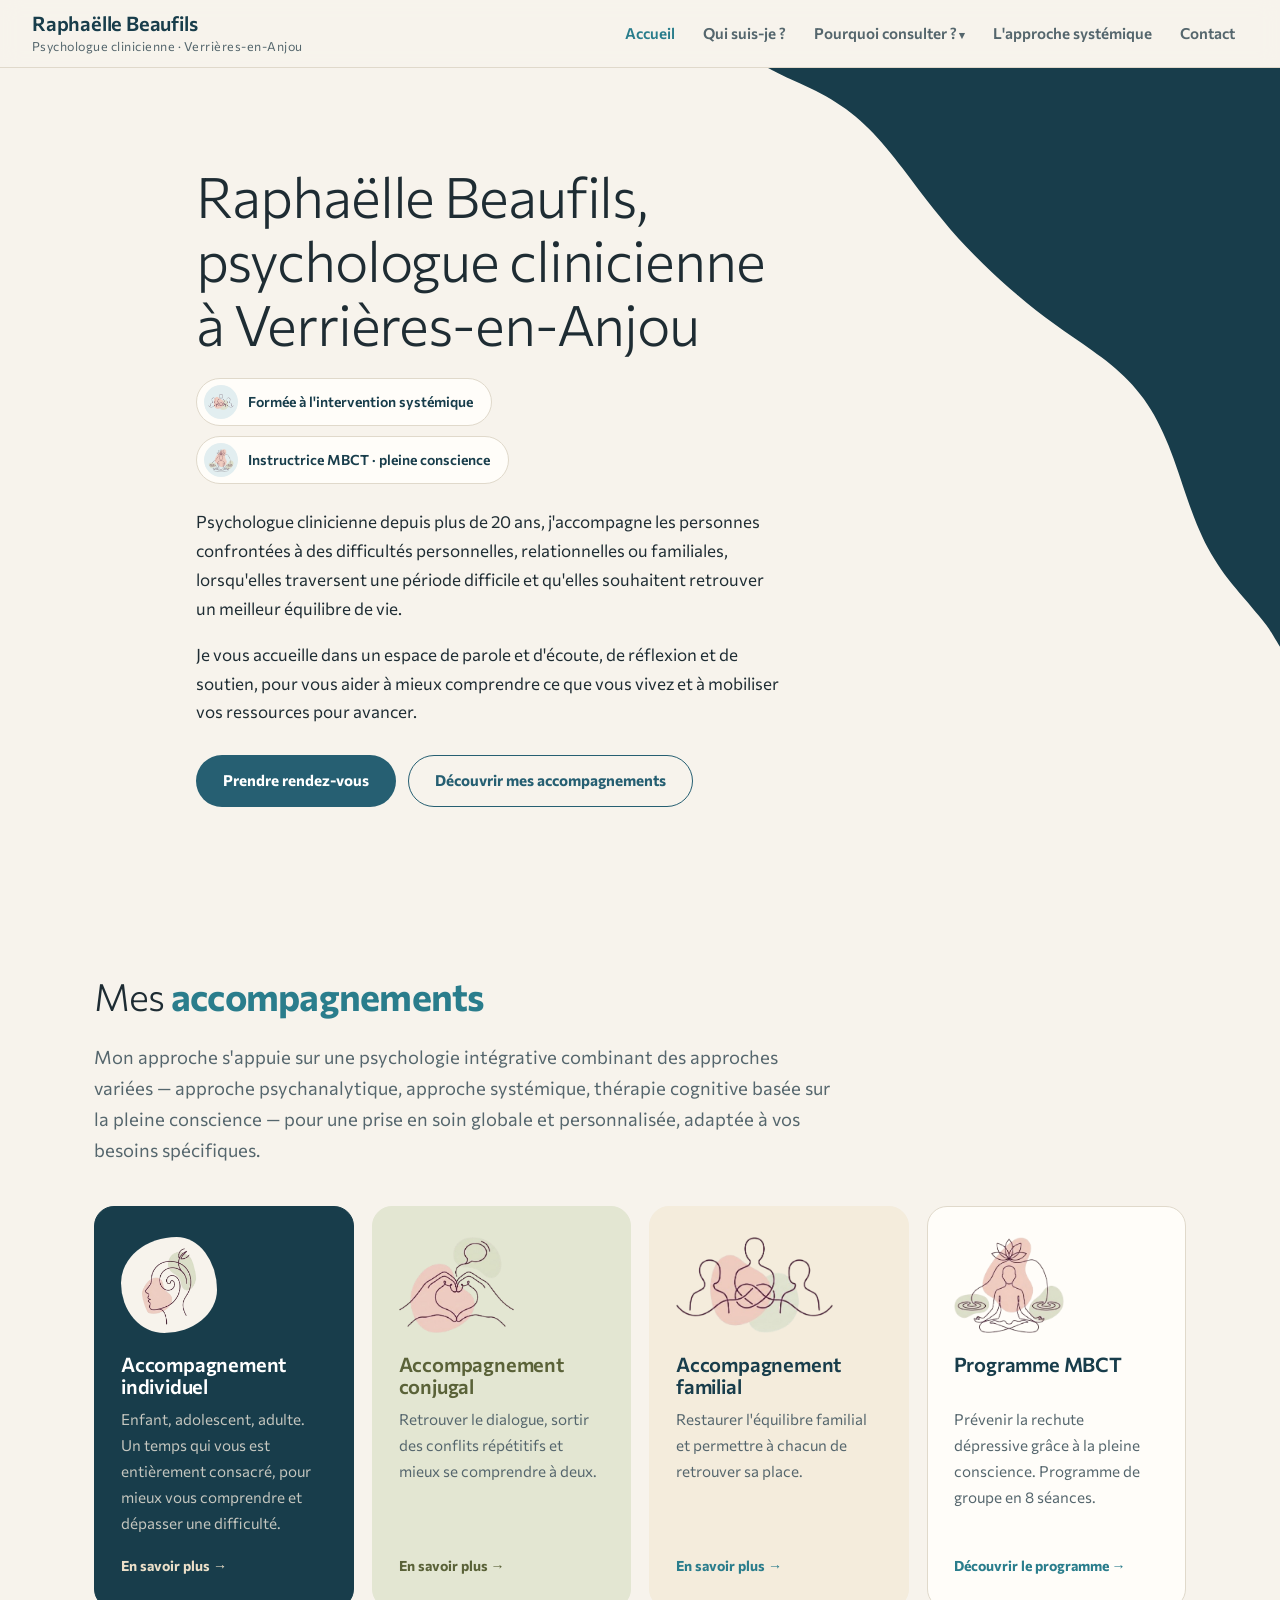
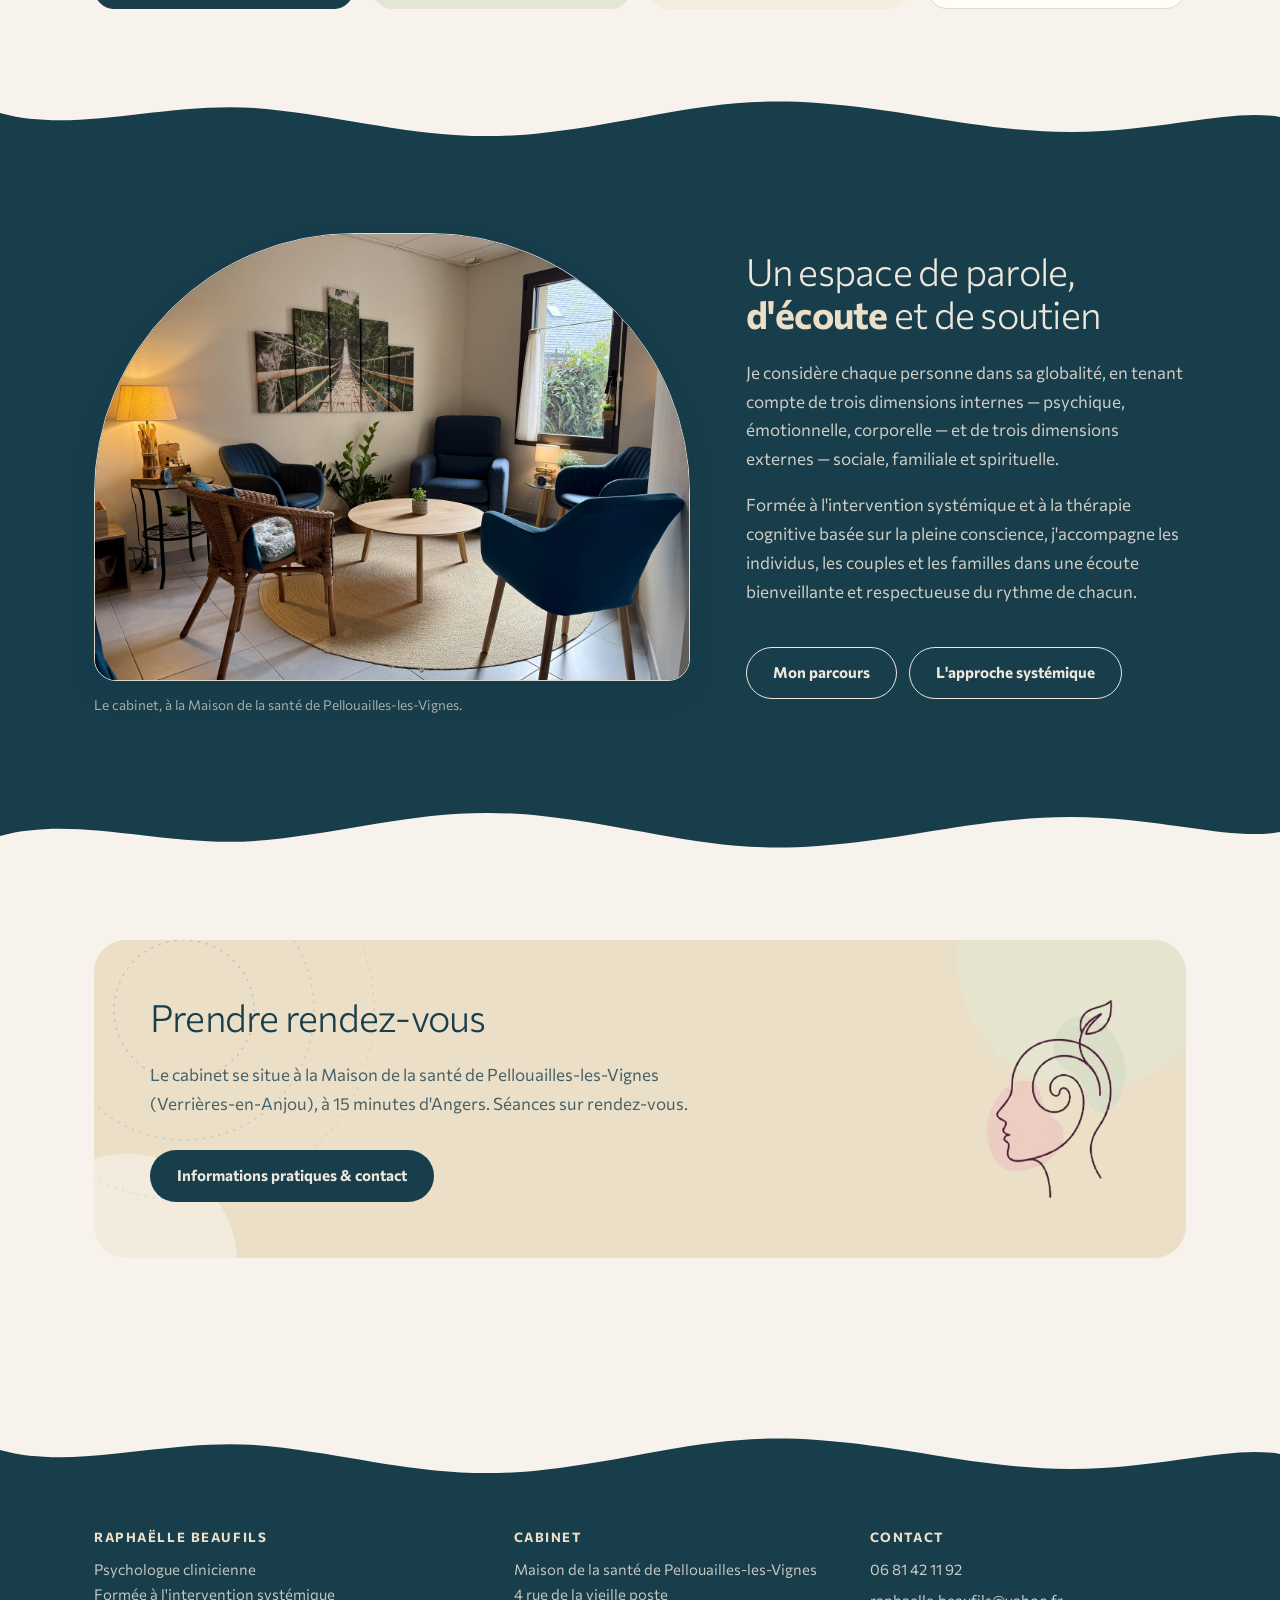
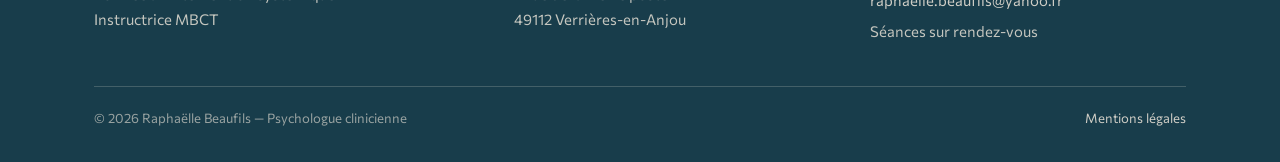
<file: site/index.html>
<!DOCTYPE html>
<html lang="fr">
<head>
  <meta charset="UTF-8">
  <meta name="viewport" content="width=device-width, initial-scale=1">
  <title>Raphaëlle Beaufils | Psychologue Angers – Accompagnement individuel, couple, famille</title>
  <meta name="description" content="Psychologue clinicienne depuis plus de 20 ans à Verrières-en-Anjou (près d'Angers). Accompagnement individuel, thérapie de couple, thérapie familiale et programme MBCT. Prenez rendez-vous.">
  <link rel="canonical" href="https://www.raphaellebeaufils.fr/">
  <meta property="og:type" content="website">
  <meta property="og:site_name" content="Raphaëlle Beaufils — Psychologue clinicienne">
  <meta property="og:locale" content="fr_FR">
  <meta property="og:title" content="Raphaëlle Beaufils | Psychologue Angers – Accompagnement individuel, couple, famille">
  <meta property="og:description" content="Psychologue clinicienne depuis plus de 20 ans à Verrières-en-Anjou (près d'Angers). Accompagnement individuel, thérapie de couple, thérapie familiale et programme MBCT. Prenez rendez-vous.">
  <meta property="og:url" content="https://www.raphaellebeaufils.fr/">
  <meta property="og:image" content="https://www.raphaellebeaufils.fr/img/partage-cabinet.jpg">
  <meta property="og:image:width" content="1200">
  <meta property="og:image:height" content="630">
  <meta property="og:image:alt" content="Le cabinet de Raphaëlle Beaufils à Verrières-en-Anjou">
  <meta name="twitter:card" content="summary_large_image">
  <link rel="stylesheet" href="styles.css">
  <script type="application/ld+json">
  {
    "@context": "https://schema.org",
    "@type": "MedicalBusiness",
    "name": "Raphaëlle Beaufils — Psychologue clinicienne",
    "description": "Psychologue clinicienne : accompagnement individuel, thérapie de couple, thérapie familiale et programme MBCT à Verrières-en-Anjou, près d'Angers.",
    "url": "https://www.raphaellebeaufils.fr/",
    "image": "https://www.raphaellebeaufils.fr/img/partage-cabinet.jpg",
    "telephone": "+33681421192",
    "email": "raphaelle.beaufils@yahoo.fr",
    "address": {
      "@type": "PostalAddress",
      "streetAddress": "Maison de la santé de Pellouailles-les-Vignes, 4 rue de la vieille poste",
      "postalCode": "49112",
      "addressLocality": "Verrières-en-Anjou",
      "addressCountry": "FR"
    }
  }
  </script>
</head>
<body>

<header class="site-header">
  <div class="container header-inner">
    <a class="brand" href="index.html">
      <strong>Raphaëlle Beaufils</strong>
      <span>Psychologue clinicienne<span class="brand-dot"> · </span><span class="brand-place">Verrières-en-Anjou</span></span>
    </a>
    <button class="nav-toggle" aria-expanded="false" aria-controls="nav" aria-label="Menu"><span class="burger" aria-hidden="true"></span></button>
    <nav class="nav" id="nav" aria-label="Navigation principale">
      <ul>
        <li><a href="index.html" aria-current="page">Accueil</a></li>
        <li><a href="qui-suis-je.html">Qui suis-je ?</a></li>
        <li class="has-sub">
          <a href="index.html#accompagnements">Pourquoi consulter ?</a>
          <ul class="sub">
            <li><a href="therapie-individuelle.html">Accompagnement individuel</a></li>
            <li><a href="therapie-de-couple.html">Accompagnement conjugal</a></li>
            <li><a href="therapie-familiale.html">Accompagnement familial</a></li>
            <li><a href="programme-mbct-pleine-conscience.html">Programme MBCT — Pleine conscience</a></li>
          </ul>
        </li>
        <li><a href="approche-systemique.html">L'approche systémique</a></li>
        <li><a href="contact.html">Contact</a></li>
      </ul>
    </nav>
  </div>
</header>

<main>

  <!-- ===== Hero ===== -->
  <section class="hero">
    <!-- Vague bleue dans l'angle supérieur droit : bord intérieur ondulé -->
    <svg class="hero-wave" viewBox="0 0 640 520" preserveAspectRatio="none" aria-hidden="true">
      <path d="M0.0,0.0 C4.4,1.6 17.5,6.4 26.3,9.4 C35.1,12.4 44.1,15.0 52.9,18.1 C61.6,21.2 70.4,24.3 78.8,28.0 C87.2,31.7 95.5,35.6 103.4,40.1 C111.4,44.6 119.0,49.5 126.4,54.8 C133.9,60.1 140.9,65.9 147.9,71.8 C154.9,77.6 161.5,83.9 168.2,90.1 C174.9,96.3 181.4,102.7 187.9,108.9 C194.5,115.1 201.0,121.2 207.6,127.2 C214.3,133.1 220.9,138.9 227.6,144.6 C234.4,150.2 241.2,155.6 248.1,160.9 C255.1,166.1 262.1,171.2 269.1,176.2 C276.2,181.2 283.4,186.0 290.6,190.7 C297.8,195.5 305.1,200.1 312.5,204.5 C319.9,209.0 327.3,213.4 334.9,217.6 C342.5,221.9 350.2,226.0 358.0,230.0 C365.7,234.1 373.6,237.9 381.5,241.9 C389.4,245.9 397.4,249.7 405.2,253.8 C413.0,257.9 420.9,261.9 428.4,266.4 C435.9,270.9 443.3,275.6 450.2,280.8 C457.1,285.9 463.7,291.5 469.8,297.5 C475.8,303.6 481.4,310.2 486.6,317.1 C491.7,324.1 496.3,331.6 500.7,339.2 C505.0,346.9 508.9,355.0 512.8,363.0 C516.7,370.9 520.2,379.2 524.1,387.0 C528.0,394.9 531.8,402.7 536.1,410.1 C540.4,417.5 544.9,424.6 549.9,431.3 C554.9,438.0 560.4,444.3 566.2,450.3 C571.9,456.4 578.3,461.9 584.6,467.5 C590.9,473.2 597.7,478.4 604.1,484.0 C610.6,489.6 617.3,495.0 623.3,501.0 C629.3,507.0 637.2,516.8 640.0,520.0 L640,0 Z" fill="currentColor"/>
    </svg>
    <div class="container">
      <div class="hero-text">
        <h1>Raphaëlle Beaufils, psychologue&nbsp;clinicienne à&nbsp;Verrières&#8209;en&#8209;Anjou</h1>
        <ul class="hero-badges">
          <li><img src="img/illus-therapie-familiale.png" alt="" aria-hidden="true"> Formée à l'intervention systémique</li>
          <li><img src="img/illus-mbct.png" alt="" aria-hidden="true"> Instructrice MBCT · pleine conscience</li>
        </ul>
        <p>Psychologue clinicienne depuis plus de 20 ans, j'accompagne les personnes confrontées à des difficultés personnelles, relationnelles ou familiales, lorsqu'elles traversent une période difficile et qu'elles souhaitent retrouver un meilleur équilibre de vie.</p>
        <p>Je vous accueille dans un espace de parole et d'écoute, de réflexion et de soutien, pour vous aider à mieux comprendre ce que vous vivez et à mobiliser vos ressources pour avancer.</p>
        <div class="hero-actions">
          <a class="btn btn-primary" href="contact.html">Prendre rendez-vous</a>
          <a class="btn btn-ghost" href="index.html#accompagnements">Découvrir mes accompagnements</a>
        </div>
      </div>
    </div>
  </section>

  <!-- ===== Accompagnements ===== -->
  <section class="section" id="accompagnements">
    <div class="container">
      <h2>Mes <em>accompagnements</em></h2>
      <p class="lead narrow">Mon approche s'appuie sur une psychologie intégrative combinant des approches variées — approche psychanalytique, approche systémique, thérapie cognitive basée sur la pleine conscience — pour une prise en soin globale et personnalisée, adaptée à vos besoins spécifiques.</p>
      <div class="cards">
        <a class="card" href="therapie-individuelle.html">
          <img class="card-illus" src="img/illus-therapie-individuelle.png" alt="" aria-hidden="true">
          <h3>Accompagnement individuel</h3>
          <p>Enfant, adolescent, adulte. Un temps qui vous est entièrement consacré, pour mieux vous comprendre et dépasser une difficulté.</p>
          <span class="card-more">En savoir plus →</span>
        </a>
        <a class="card" href="therapie-de-couple.html">
          <img class="card-illus" src="img/illus-therapie-couple.png" alt="" aria-hidden="true">
          <h3>Accompagnement conjugal</h3>
          <p>Retrouver le dialogue, sortir des conflits répétitifs et mieux se comprendre à deux.</p>
          <span class="card-more">En savoir plus →</span>
        </a>
        <a class="card" href="therapie-familiale.html">
          <img class="card-illus" src="img/illus-therapie-familiale.png" alt="" aria-hidden="true">
          <h3>Accompagnement familial</h3>
          <p>Restaurer l'équilibre familial et permettre à chacun de retrouver sa place.</p>
          <span class="card-more">En savoir plus →</span>
        </a>
        <a class="card" href="programme-mbct-pleine-conscience.html">
          <img class="card-illus" src="img/illus-mbct.png" alt="" aria-hidden="true">
          <h3>Programme MBCT</h3>
          <p>Prévenir la rechute dépressive grâce à la pleine conscience. Programme de groupe en 8 séances.</p>
          <span class="card-more">Découvrir le programme →</span>
        </a>
      </div>
    </div>
  </section>

  <!-- ===== Approche ===== -->
  <section class="section section-deep">
    <div class="container hero-grid">
      <figure>
        <img class="photo" src="img/cabinet-salon.jpg" alt="Salon de consultation du cabinet à Verrières-en-Anjou, fauteuils bleus et lumière naturelle">
        <figcaption>Le cabinet, à la Maison de la santé de Pellouailles-les-Vignes.</figcaption>
      </figure>
      <div>
        <h2>Un espace de parole, <em>d'écoute</em> et de soutien</h2>
        <p>Je considère chaque personne dans sa globalité, en tenant compte de trois dimensions internes — psychique, émotionnelle, corporelle — et de trois dimensions externes — sociale, familiale et spirituelle.</p>
        <p>Formée à l'intervention systémique et à la thérapie cognitive basée sur la pleine conscience, j'accompagne les individus, les couples et les familles dans une écoute bienveillante et respectueuse du rythme de chacun.</p>
        <div class="next-links">
          <a class="btn btn-ghost" href="qui-suis-je.html">Mon parcours</a>
          <a class="btn btn-ghost" href="approche-systemique.html">L'approche systémique</a>
        </div>
      </div>
    </div>
  </section>

  <!-- ===== Infos pratiques + CTA ===== -->
  <section class="section">
    <div class="container">
      <div class="cta-band">
        <img class="cta-illus" src="img/illus-therapie-individuelle.png" alt="" aria-hidden="true">
        <svg class="rings" width="420" height="420" viewBox="0 0 420 420" fill="none" aria-hidden="true" style="top:-140px; left:-120px;">
          <circle cx="210" cy="210" r="70" stroke="currentColor" stroke-width="1.5"/>
          <circle cx="210" cy="210" r="130" stroke="currentColor" stroke-width="1.2"/>
          <circle cx="210" cy="210" r="190" stroke="currentColor" stroke-width="1"/>
        </svg>
        <h2>Prendre rendez-vous</h2>
        <p>Le cabinet se situe à la Maison de la santé de Pellouailles-les-Vignes (Verrières-en-Anjou), à 15 minutes d'Angers. Séances sur rendez-vous.</p>
        <a class="btn btn-light" href="contact.html">Informations pratiques &amp; contact</a>
      </div>
    </div>
  </section>

</main>

<footer class="site-footer">
  <div class="container">
    <div class="footer-grid">
      <div>
        <h3>Raphaëlle Beaufils</h3>
        <p>Psychologue clinicienne<br>Formée à l'intervention systémique<br>Instructrice MBCT</p>
      </div>
      <div>
        <h3>Cabinet</h3>
        <p>Maison de la santé de Pellouailles-les-Vignes<br>4 rue de la vieille poste<br>49112 Verrières-en-Anjou</p>
      </div>
      <div>
        <h3>Contact</h3>
        <ul>
          <li><a href="tel:+33681421192">06 81 42 11 92</a></li>
          <li><a href="mailto:raphaelle.beaufils@yahoo.fr">raphaelle.beaufils@yahoo.fr</a></li>
          <li>Séances sur rendez-vous</li>
        </ul>
      </div>
    </div>
    <div class="footer-bottom">
      <span>© 2026 Raphaëlle Beaufils — Psychologue clinicienne</span>
      <a href="mentions-legales.html">Mentions légales</a>
    </div>
  </div>
</footer>

<script src="nav.js"></script>
</body>
</html>
</file>
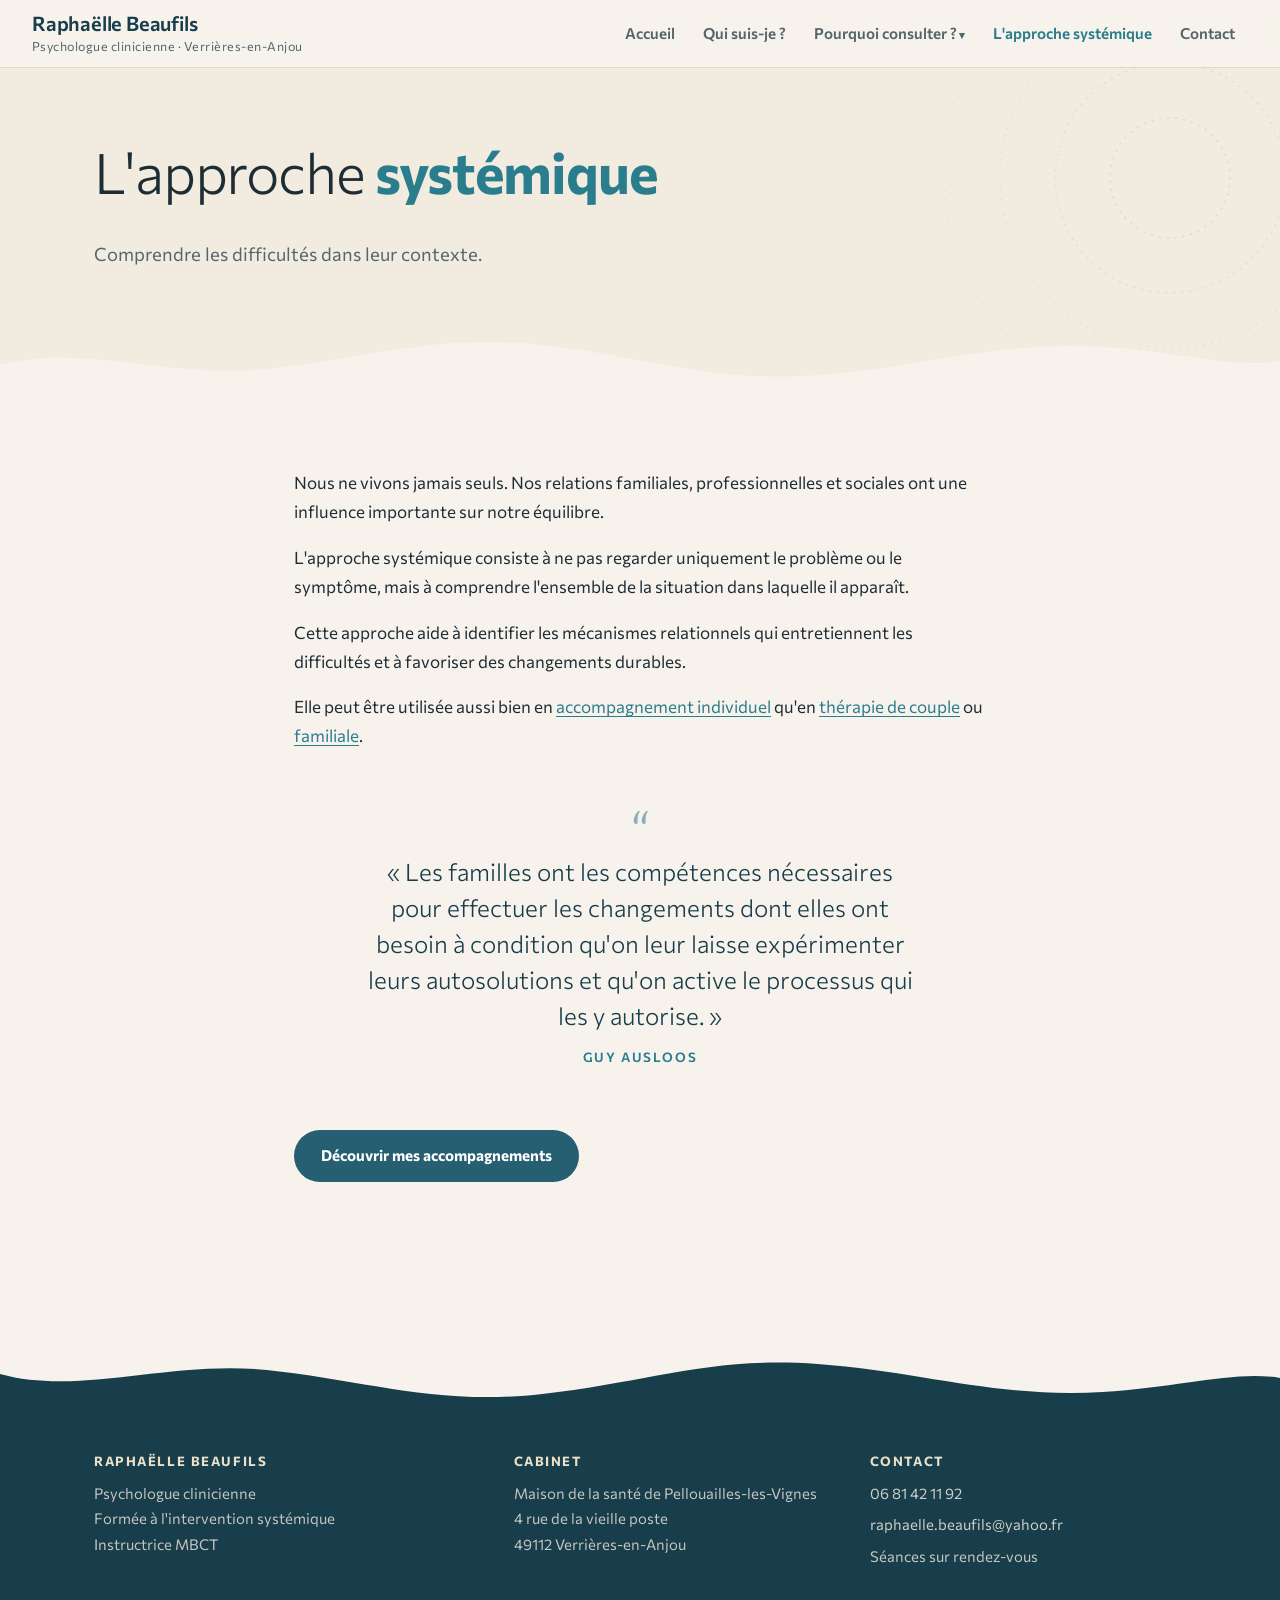
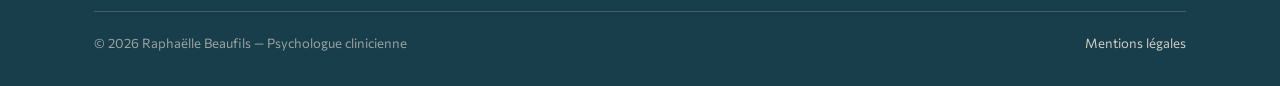
<file: site/approche-systemique.html>
<!DOCTYPE html>
<html lang="fr">
<head>
  <meta charset="UTF-8">
  <meta name="viewport" content="width=device-width, initial-scale=1">
  <title>L'approche systémique en thérapie | Raphaëlle Beaufils</title>
  <meta name="description" content="Comprendre les difficultés dans leur contexte relationnel : l'approche systémique en accompagnement individuel, thérapie de couple et familiale.">
  <link rel="canonical" href="https://www.raphaellebeaufils.fr/approche-systemique.html">
  <meta property="og:type" content="website">
  <meta property="og:site_name" content="Raphaëlle Beaufils — Psychologue clinicienne">
  <meta property="og:locale" content="fr_FR">
  <meta property="og:title" content="L'approche systémique en thérapie | Raphaëlle Beaufils">
  <meta property="og:description" content="Comprendre les difficultés dans leur contexte relationnel : l'approche systémique en accompagnement individuel, thérapie de couple et familiale.">
  <meta property="og:url" content="https://www.raphaellebeaufils.fr/approche-systemique.html">
  <meta property="og:image" content="https://www.raphaellebeaufils.fr/img/partage-cabinet.jpg">
  <meta property="og:image:width" content="1200">
  <meta property="og:image:height" content="630">
  <meta property="og:image:alt" content="Le cabinet de Raphaëlle Beaufils à Verrières-en-Anjou">
  <meta name="twitter:card" content="summary_large_image">
  <link rel="stylesheet" href="styles.css">
</head>
<body>

<header class="site-header">
  <div class="container header-inner">
    <a class="brand" href="index.html">
      <strong>Raphaëlle Beaufils</strong>
      <span>Psychologue clinicienne<span class="brand-dot"> · </span><span class="brand-place">Verrières-en-Anjou</span></span>
    </a>
    <button class="nav-toggle" aria-expanded="false" aria-controls="nav" aria-label="Menu"><span class="burger" aria-hidden="true"></span></button>
    <nav class="nav" id="nav" aria-label="Navigation principale">
      <ul>
        <li><a href="index.html">Accueil</a></li>
        <li><a href="qui-suis-je.html">Qui suis-je ?</a></li>
        <li class="has-sub">
          <a href="index.html#accompagnements">Pourquoi consulter ?</a>
          <ul class="sub">
            <li><a href="therapie-individuelle.html">Accompagnement individuel</a></li>
            <li><a href="therapie-de-couple.html">Accompagnement conjugal</a></li>
            <li><a href="therapie-familiale.html">Accompagnement familial</a></li>
            <li><a href="programme-mbct-pleine-conscience.html">Programme MBCT — Pleine conscience</a></li>
          </ul>
        </li>
        <li><a href="approche-systemique.html" aria-current="page">L'approche systémique</a></li>
        <li><a href="contact.html">Contact</a></li>
      </ul>
    </nav>
  </div>
</header>

<main>

  <section class="page-hero">
    <svg class="rings" width="460" height="460" viewBox="0 0 460 460" fill="none" aria-hidden="true" style="top:-120px; right:-120px;">
      <circle cx="230" cy="230" r="60" stroke="currentColor" stroke-width="1.5"/>
      <circle cx="230" cy="230" r="115" stroke="currentColor" stroke-width="1.2"/>
      <circle cx="230" cy="230" r="170" stroke="currentColor" stroke-width="1"/>
      <circle cx="230" cy="230" r="226" stroke="currentColor" stroke-width="0.8"/>
    </svg>
    <div class="container">
      <h1>L'approche <em>systémique</em></h1>
      <p class="lead">Comprendre les difficultés dans leur contexte.</p>
    </div>
  </section>

  <section class="section">
    <div class="container narrow">
      <p>Nous ne vivons jamais seuls. Nos relations familiales, professionnelles et sociales ont une influence importante sur notre équilibre.</p>
      <p>L'approche systémique consiste à ne pas regarder uniquement le problème ou le symptôme, mais à comprendre l'ensemble de la situation dans laquelle il apparaît.</p>
      <p>Cette approche aide à identifier les mécanismes relationnels qui entretiennent les difficultés et à favoriser des changements durables.</p>
      <p>Elle peut être utilisée aussi bien en <a href="therapie-individuelle.html">accompagnement individuel</a> qu'en <a href="therapie-de-couple.html">thérapie de couple</a> ou <a href="therapie-familiale.html">familiale</a>.</p>

      <blockquote class="pullquote">
        « Les familles ont les compétences nécessaires pour effectuer les changements dont elles ont besoin à condition qu'on leur laisse expérimenter leurs autosolutions et qu'on active le processus qui les y autorise. »
        <cite>Guy Ausloos</cite>
      </blockquote>

      <div class="next-links">
        <a class="btn btn-primary" href="index.html#accompagnements">Découvrir mes accompagnements</a>
      </div>
    </div>
  </section>

</main>

<footer class="site-footer">
  <div class="container">
    <div class="footer-grid">
      <div>
        <h3>Raphaëlle Beaufils</h3>
        <p>Psychologue clinicienne<br>Formée à l'intervention systémique<br>Instructrice MBCT</p>
      </div>
      <div>
        <h3>Cabinet</h3>
        <p>Maison de la santé de Pellouailles-les-Vignes<br>4 rue de la vieille poste<br>49112 Verrières-en-Anjou</p>
      </div>
      <div>
        <h3>Contact</h3>
        <ul>
          <li><a href="tel:+33681421192">06 81 42 11 92</a></li>
          <li><a href="mailto:raphaelle.beaufils@yahoo.fr">raphaelle.beaufils@yahoo.fr</a></li>
          <li>Séances sur rendez-vous</li>
        </ul>
      </div>
    </div>
    <div class="footer-bottom">
      <span>© 2026 Raphaëlle Beaufils — Psychologue clinicienne</span>
      <a href="mentions-legales.html">Mentions légales</a>
    </div>
  </div>
</footer>

<script src="nav.js"></script>
</body>
</html>
</file>
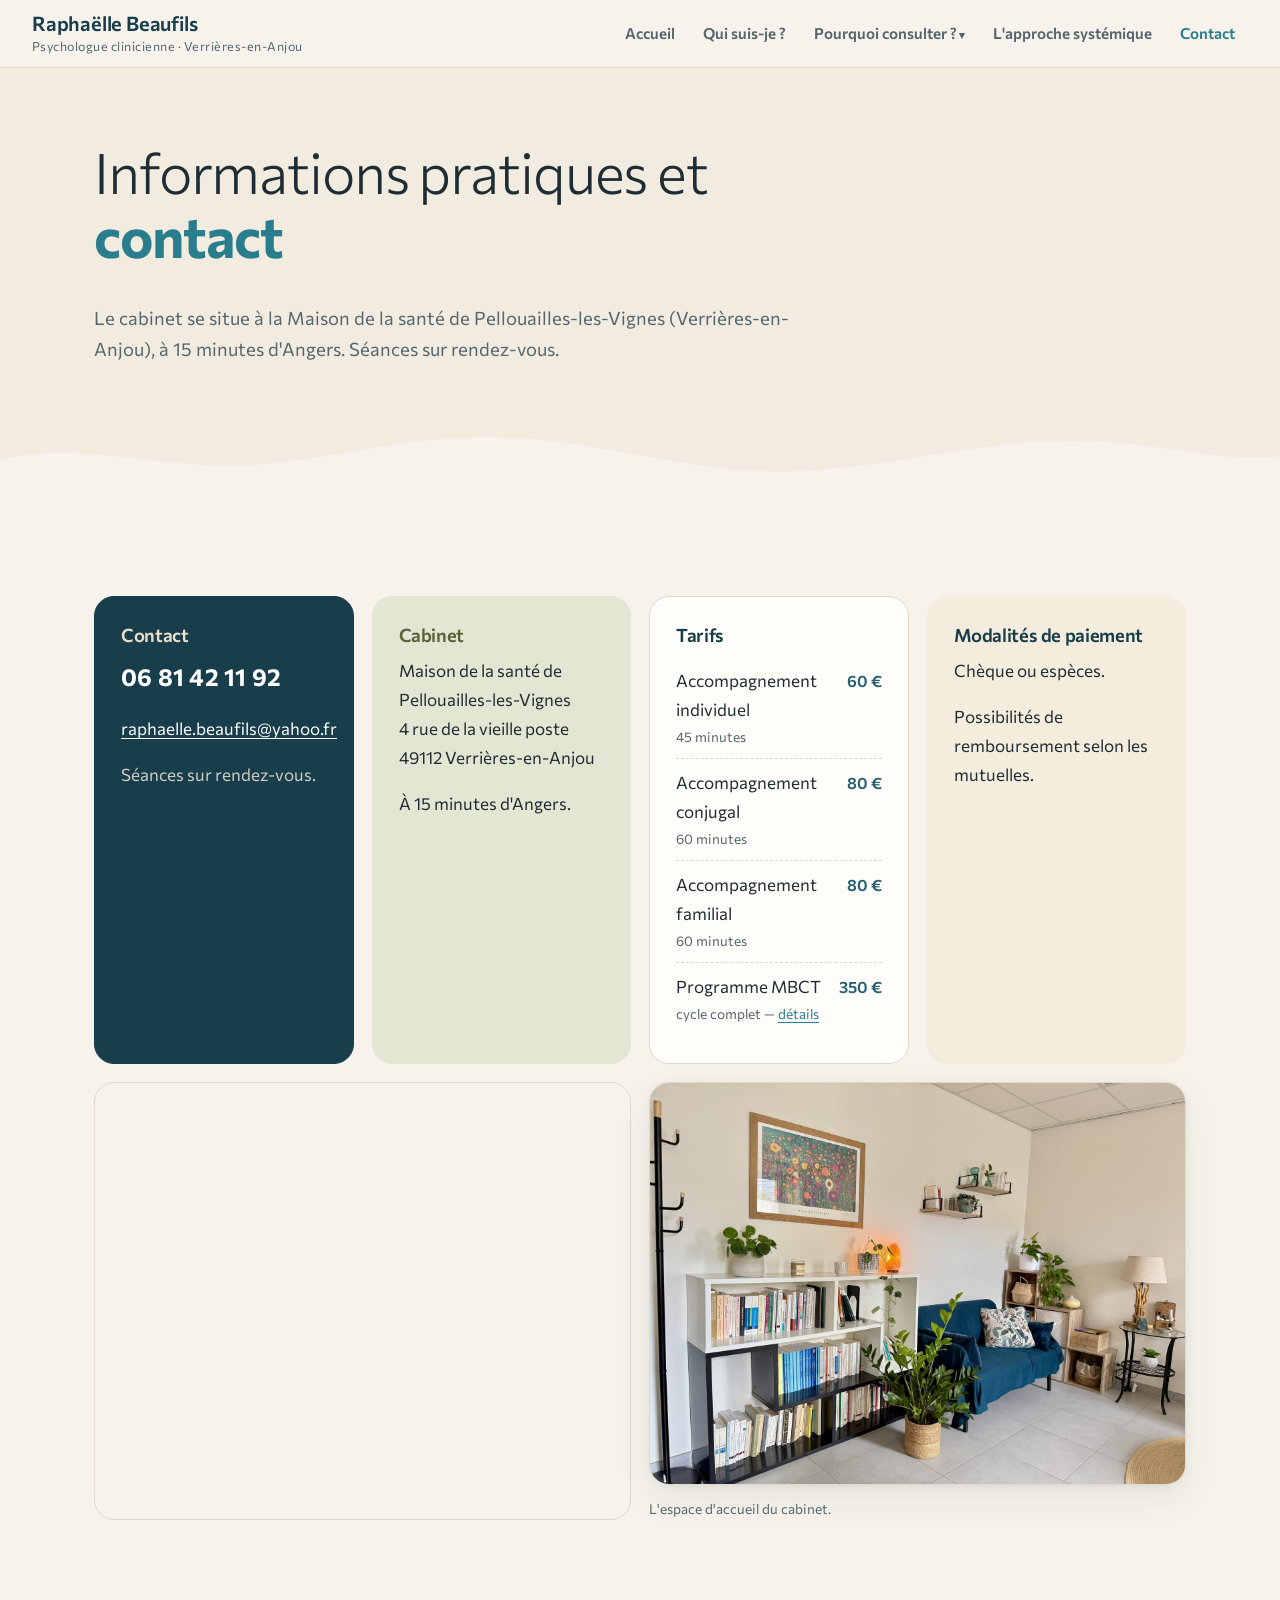
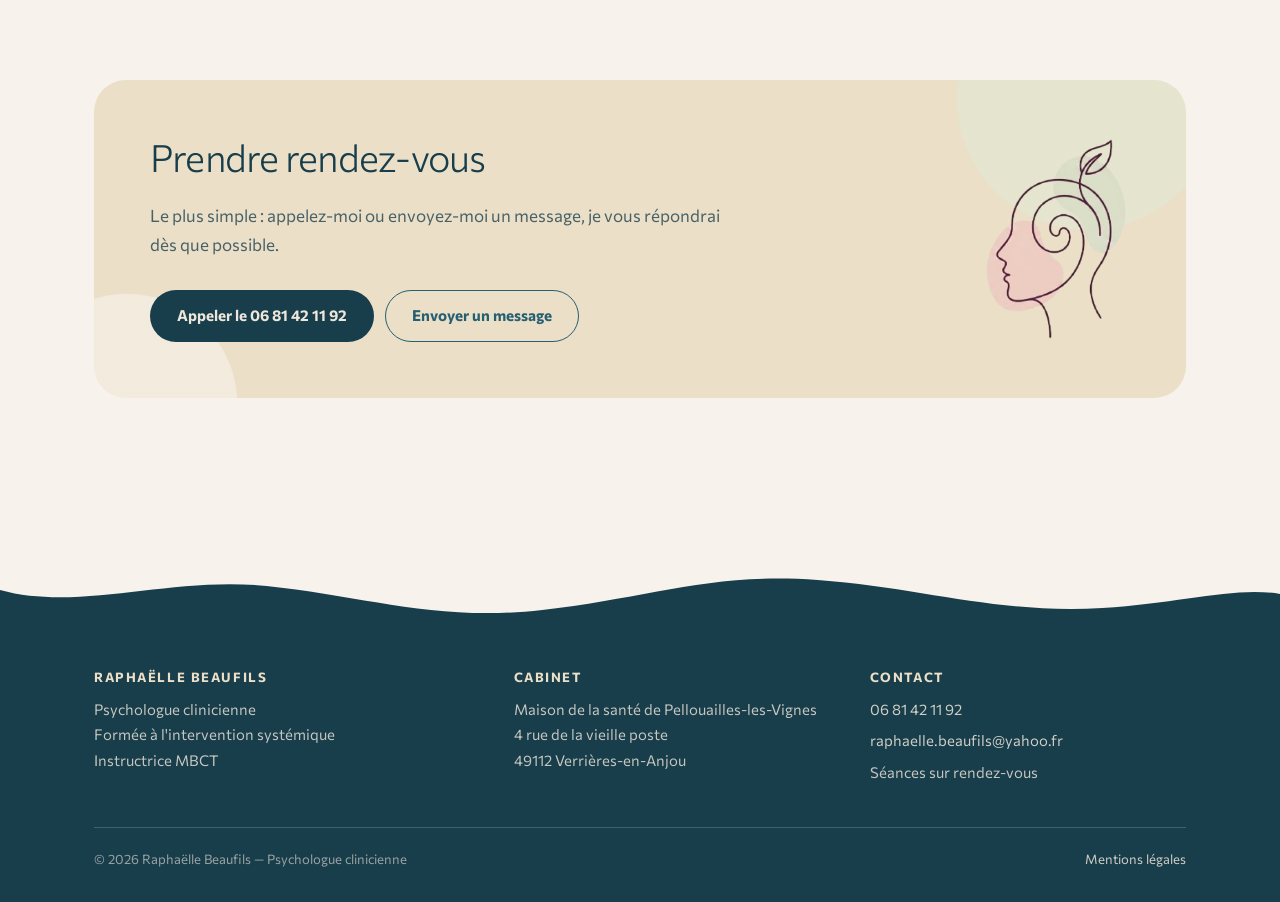
<file: site/contact.html>
<!DOCTYPE html>
<html lang="fr">
<head>
  <meta charset="UTF-8">
  <meta name="viewport" content="width=device-width, initial-scale=1">
  <title>Contact &amp; Tarifs | Raphaëlle Beaufils, Psychologue Verrières-en-Anjou</title>
  <meta name="description" content="Cabinet à la Maison de la santé de Pellouailles-les-Vignes, Verrières-en-Anjou. Tarifs, moyens de paiement et prise de rendez-vous.">
  <link rel="canonical" href="https://www.raphaellebeaufils.fr/contact.html">
  <meta property="og:type" content="website">
  <meta property="og:site_name" content="Raphaëlle Beaufils — Psychologue clinicienne">
  <meta property="og:locale" content="fr_FR">
  <meta property="og:title" content="Contact &amp; Tarifs | Raphaëlle Beaufils, Psychologue Verrières-en-Anjou">
  <meta property="og:description" content="Cabinet à la Maison de la santé de Pellouailles-les-Vignes, Verrières-en-Anjou. Tarifs, moyens de paiement et prise de rendez-vous.">
  <meta property="og:url" content="https://www.raphaellebeaufils.fr/contact.html">
  <meta property="og:image" content="https://www.raphaellebeaufils.fr/img/partage-cabinet.jpg">
  <meta property="og:image:width" content="1200">
  <meta property="og:image:height" content="630">
  <meta property="og:image:alt" content="Le cabinet de Raphaëlle Beaufils à Verrières-en-Anjou">
  <meta name="twitter:card" content="summary_large_image">
  <link rel="stylesheet" href="styles.css">
</head>
<body>

<header class="site-header">
  <div class="container header-inner">
    <a class="brand" href="index.html">
      <strong>Raphaëlle Beaufils</strong>
      <span>Psychologue clinicienne<span class="brand-dot"> · </span><span class="brand-place">Verrières-en-Anjou</span></span>
    </a>
    <button class="nav-toggle" aria-expanded="false" aria-controls="nav" aria-label="Menu"><span class="burger" aria-hidden="true"></span></button>
    <nav class="nav" id="nav" aria-label="Navigation principale">
      <ul>
        <li><a href="index.html">Accueil</a></li>
        <li><a href="qui-suis-je.html">Qui suis-je ?</a></li>
        <li class="has-sub">
          <a href="index.html#accompagnements">Pourquoi consulter ?</a>
          <ul class="sub">
            <li><a href="therapie-individuelle.html">Accompagnement individuel</a></li>
            <li><a href="therapie-de-couple.html">Accompagnement conjugal</a></li>
            <li><a href="therapie-familiale.html">Accompagnement familial</a></li>
            <li><a href="programme-mbct-pleine-conscience.html">Programme MBCT — Pleine conscience</a></li>
          </ul>
        </li>
        <li><a href="approche-systemique.html">L'approche systémique</a></li>
        <li><a href="contact.html" aria-current="page">Contact</a></li>
      </ul>
    </nav>
  </div>
</header>

<main>

  <section class="page-hero">
    <div class="container">
      <h1>Informations pratiques et <em>contact</em></h1>
      <p class="lead">Le cabinet se situe à la Maison de la santé de Pellouailles-les-Vignes (Verrières-en-Anjou), à 15 minutes d'Angers. Séances sur rendez-vous.</p>
    </div>
  </section>

  <section class="section">
    <div class="container">
      <div class="info-grid">
        <div class="info-card info-card--deep">
          <h3>Contact</h3>
          <p><a class="tel-big" href="tel:+33681421192">06 81 42 11 92</a></p>
          <p><a href="mailto:raphaelle.beaufils@yahoo.fr">raphaelle.beaufils@yahoo.fr</a></p>
          <p>Séances sur rendez-vous.</p>
        </div>
        <div class="info-card info-card--khaki">
          <h3>Cabinet</h3>
          <p>Maison de la santé de Pellouailles-les-Vignes<br>4 rue de la vieille poste<br>49112 Verrières-en-Anjou</p>
          <p>À 15 minutes d'Angers.</p>
        </div>
        <div class="info-card">
          <h3>Tarifs</h3>
          <ul class="pricing">
            <li><span>Accompagnement individuel<span class="note">45 minutes</span></span><span class="price">60 €</span></li>
            <li><span>Accompagnement conjugal<span class="note">60 minutes</span></span><span class="price">80 €</span></li>
            <li><span>Accompagnement familial<span class="note">60 minutes</span></span><span class="price">80 €</span></li>
            <li><span>Programme MBCT<span class="note">cycle complet — <a href="programme-mbct-pleine-conscience.html">détails</a></span></span><span class="price">350 €</span></li>
          </ul>
        </div>
        <div class="info-card info-card--sand">
          <h3>Modalités de paiement</h3>
          <p>Chèque ou espèces.</p>
          <p>Possibilités de remboursement selon les mutuelles.</p>
        </div>
      </div>

      <div class="info-grid" style="margin-top:18px;">
        <iframe class="map-embed"
          src="https://www.google.com/maps?q=4%20rue%20de%20la%20vieille%20poste%2C%2049112%20Verri%C3%A8res-en-Anjou&z=15&hl=fr&output=embed"
          title="Carte d'accès au cabinet — Maison de la santé de Pellouailles-les-Vignes"
          loading="lazy" referrerpolicy="no-referrer-when-downgrade" allowfullscreen></iframe>
        <figure>
          <img class="photo" src="img/cabinet-bibliotheque.jpg" alt="Salle d'attente du cabinet de psychologie à Verrières-en-Anjou, bibliothèque et canapé">
          <figcaption>L'espace d'accueil du cabinet.</figcaption>
        </figure>
      </div>
    </div>
  </section>

  <section class="section">
    <div class="container">
      <div class="cta-band">
        <img class="cta-illus" src="img/illus-therapie-individuelle.png" alt="" aria-hidden="true">
        <h2>Prendre rendez-vous</h2>
        <p>Le plus simple : appelez-moi ou envoyez-moi un message, je vous répondrai dès que possible.</p>
        <a class="btn btn-light" href="tel:+33681421192">Appeler le 06 81 42 11 92</a>
        <a class="btn btn-ghost" href="mailto:raphaelle.beaufils@yahoo.fr">Envoyer un message</a>
      </div>
    </div>
  </section>

</main>

<footer class="site-footer">
  <div class="container">
    <div class="footer-grid">
      <div>
        <h3>Raphaëlle Beaufils</h3>
        <p>Psychologue clinicienne<br>Formée à l'intervention systémique<br>Instructrice MBCT</p>
      </div>
      <div>
        <h3>Cabinet</h3>
        <p>Maison de la santé de Pellouailles-les-Vignes<br>4 rue de la vieille poste<br>49112 Verrières-en-Anjou</p>
      </div>
      <div>
        <h3>Contact</h3>
        <ul>
          <li><a href="tel:+33681421192">06 81 42 11 92</a></li>
          <li><a href="mailto:raphaelle.beaufils@yahoo.fr">raphaelle.beaufils@yahoo.fr</a></li>
          <li>Séances sur rendez-vous</li>
        </ul>
      </div>
    </div>
    <div class="footer-bottom">
      <span>© 2026 Raphaëlle Beaufils — Psychologue clinicienne</span>
      <a href="mentions-legales.html">Mentions légales</a>
    </div>
  </div>
</footer>

<script src="nav.js"></script>
</body>
</html>
</file>
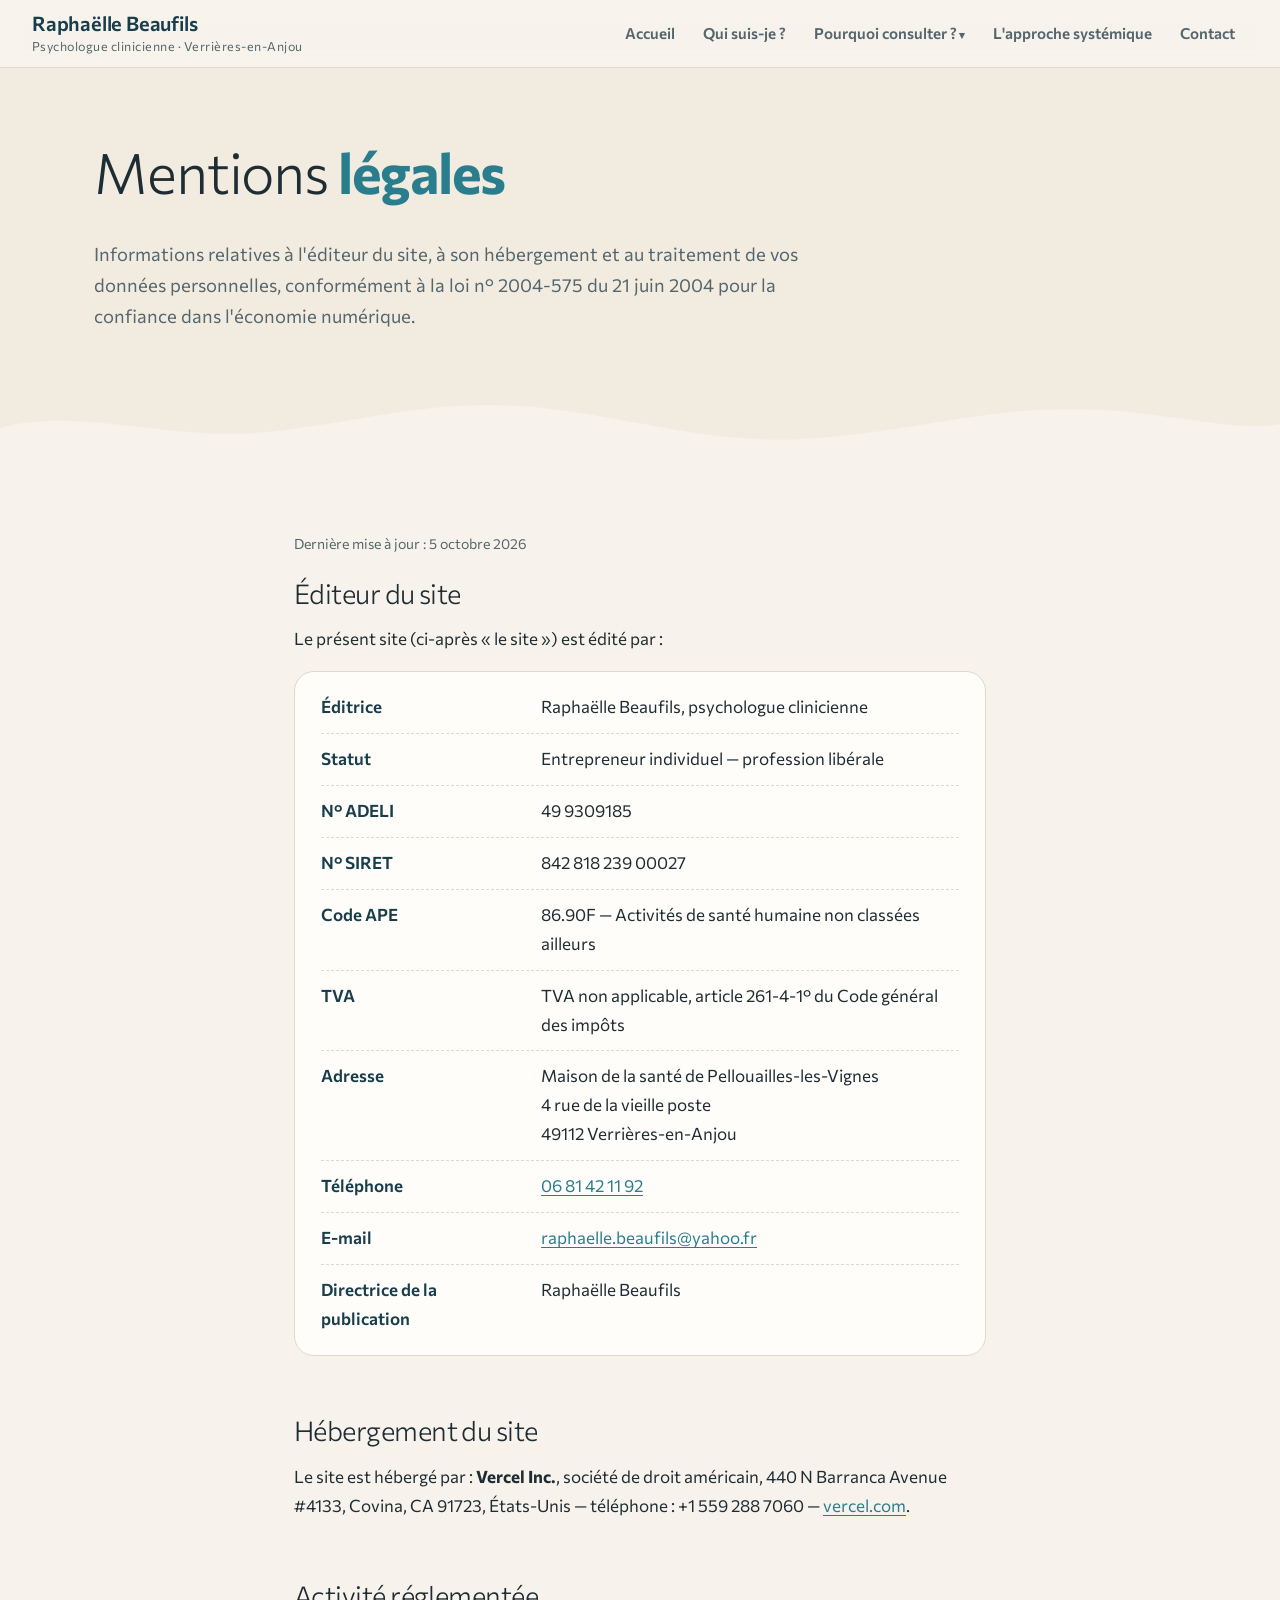
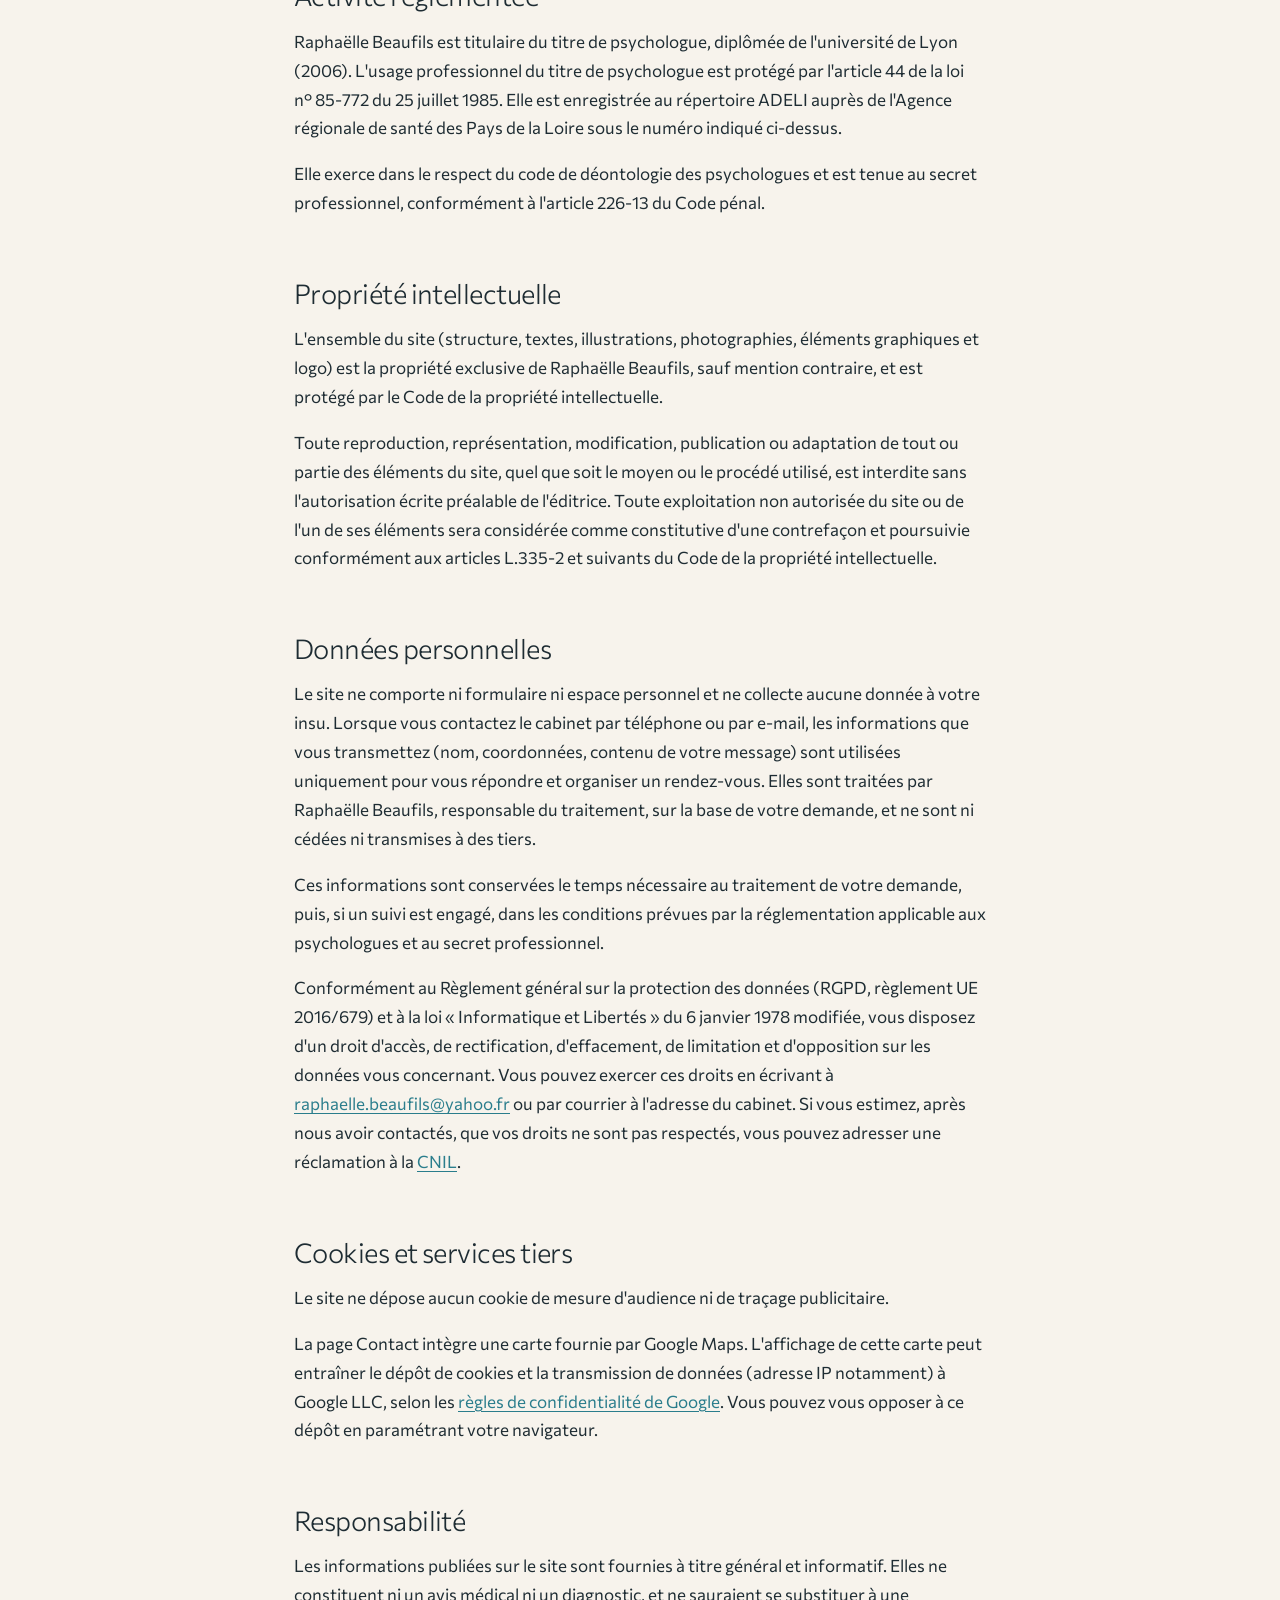
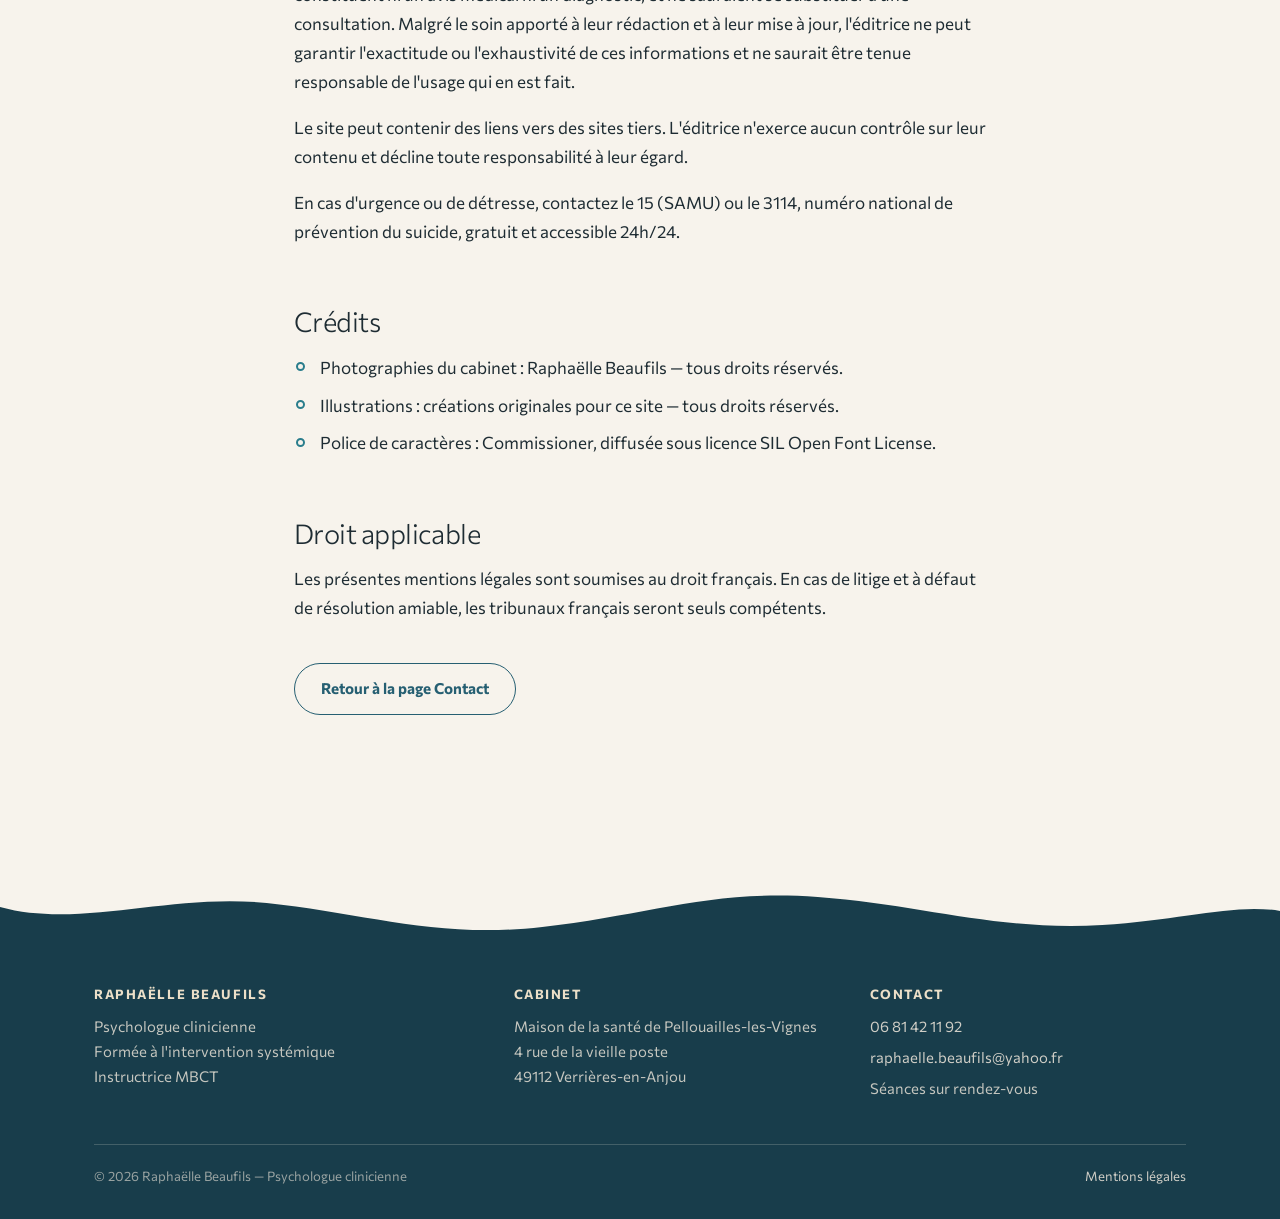
<file: site/mentions-legales.html>
<!DOCTYPE html>
<html lang="fr">
<head>
  <meta charset="UTF-8">
  <meta name="viewport" content="width=device-width, initial-scale=1">
  <title>Mentions légales | Raphaëlle Beaufils, Psychologue clinicienne</title>
  <meta name="description" content="Mentions légales du site de Raphaëlle Beaufils, psychologue clinicienne à Verrières-en-Anjou : éditeur, hébergement, données personnelles, propriété intellectuelle.">
  <meta name="robots" content="noindex, follow">
  <link rel="canonical" href="https://www.raphaellebeaufils.fr/mentions-legales.html">
  <meta property="og:type" content="website">
  <meta property="og:site_name" content="Raphaëlle Beaufils — Psychologue clinicienne">
  <meta property="og:locale" content="fr_FR">
  <meta property="og:title" content="Mentions légales | Raphaëlle Beaufils, Psychologue clinicienne">
  <meta property="og:description" content="Mentions légales du site de Raphaëlle Beaufils, psychologue clinicienne à Verrières-en-Anjou : éditeur, hébergement, données personnelles, propriété intellectuelle.">
  <meta property="og:url" content="https://www.raphaellebeaufils.fr/mentions-legales.html">
  <meta property="og:image" content="https://www.raphaellebeaufils.fr/img/partage-cabinet.jpg">
  <meta property="og:image:width" content="1200">
  <meta property="og:image:height" content="630">
  <meta property="og:image:alt" content="Le cabinet de Raphaëlle Beaufils à Verrières-en-Anjou">
  <meta name="twitter:card" content="summary_large_image">
  <link rel="stylesheet" href="styles.css">
</head>
<body>

<header class="site-header">
  <div class="container header-inner">
    <a class="brand" href="index.html">
      <strong>Raphaëlle Beaufils</strong>
      <span>Psychologue clinicienne<span class="brand-dot"> · </span><span class="brand-place">Verrières-en-Anjou</span></span>
    </a>
    <button class="nav-toggle" aria-expanded="false" aria-controls="nav" aria-label="Menu"><span class="burger" aria-hidden="true"></span></button>
    <nav class="nav" id="nav" aria-label="Navigation principale">
      <ul>
        <li><a href="index.html">Accueil</a></li>
        <li><a href="qui-suis-je.html">Qui suis-je ?</a></li>
        <li class="has-sub">
          <a href="index.html#accompagnements">Pourquoi consulter ?</a>
          <ul class="sub">
            <li><a href="therapie-individuelle.html">Accompagnement individuel</a></li>
            <li><a href="therapie-de-couple.html">Accompagnement conjugal</a></li>
            <li><a href="therapie-familiale.html">Accompagnement familial</a></li>
            <li><a href="programme-mbct-pleine-conscience.html">Programme MBCT — Pleine conscience</a></li>
          </ul>
        </li>
        <li><a href="approche-systemique.html">L'approche systémique</a></li>
        <li><a href="contact.html">Contact</a></li>
      </ul>
    </nav>
  </div>
</header>

<main>

  <section class="page-hero">
    <div class="container">
      <h1>Mentions <em>légales</em></h1>
      <p class="lead">Informations relatives à l'éditeur du site, à son hébergement et au traitement de vos données personnelles, conformément à la loi n°&nbsp;2004-575 du 21 juin 2004 pour la confiance dans l'économie numérique.</p>
    </div>
  </section>

  <section class="section legal">
    <div class="container narrow">
      <p class="legal-date">Dernière mise à jour : 5 octobre 2026</p>

      <h2>Éditeur du site</h2>
      <p>Le présent site (ci-après « le site ») est édité par :</p>
      <dl class="legal-id">
        <div><dt>Éditrice</dt><dd>Raphaëlle Beaufils, psychologue clinicienne</dd></div>
        <div><dt>Statut</dt><dd>Entrepreneur individuel — profession libérale</dd></div>
        <div><dt>N° ADELI</dt><dd>49 9309185</dd></div>
        <div><dt>N° SIRET</dt><dd>842 818 239 00027</dd></div>
        <div><dt>Code APE</dt><dd>86.90F — Activités de santé humaine non classées ailleurs</dd></div>
        <div><dt>TVA</dt><dd>TVA non applicable, article 261-4-1° du Code général des impôts</dd></div>
        <div><dt>Adresse</dt><dd>Maison de la santé de Pellouailles-les-Vignes<br>4 rue de la vieille poste<br>49112 Verrières-en-Anjou</dd></div>
        <div><dt>Téléphone</dt><dd><a href="tel:+33681421192">06 81 42 11 92</a></dd></div>
        <div><dt>E-mail</dt><dd><a href="mailto:raphaelle.beaufils@yahoo.fr">raphaelle.beaufils@yahoo.fr</a></dd></div>
        <div><dt>Directrice de la publication</dt><dd>Raphaëlle Beaufils</dd></div>
      </dl>

      <h2>Hébergement du site</h2>
      <p>Le site est hébergé par : <strong>Vercel Inc.</strong>, société de droit américain, 440 N Barranca Avenue #4133, Covina, CA 91723, États-Unis — téléphone : +1&nbsp;559&nbsp;288&nbsp;7060 — <a href="https://vercel.com" rel="noopener noreferrer">vercel.com</a>.</p>

      <h2>Activité réglementée</h2>
      <p>Raphaëlle Beaufils est titulaire du titre de psychologue, diplômée de l'université de Lyon (2006). L'usage professionnel du titre de psychologue est protégé par l'article 44 de la loi n°&nbsp;85-772 du 25 juillet 1985. Elle est enregistrée au répertoire ADELI auprès de l'Agence régionale de santé des Pays de la Loire sous le numéro indiqué ci-dessus.</p>
      <p>Elle exerce dans le respect du code de déontologie des psychologues et est tenue au secret professionnel, conformément à l'article 226-13 du Code pénal.</p>

      <h2>Propriété intellectuelle</h2>
      <p>L'ensemble du site (structure, textes, illustrations, photographies, éléments graphiques et logo) est la propriété exclusive de Raphaëlle Beaufils, sauf mention contraire, et est protégé par le Code de la propriété intellectuelle.</p>
      <p>Toute reproduction, représentation, modification, publication ou adaptation de tout ou partie des éléments du site, quel que soit le moyen ou le procédé utilisé, est interdite sans l'autorisation écrite préalable de l'éditrice. Toute exploitation non autorisée du site ou de l'un de ses éléments sera considérée comme constitutive d'une contrefaçon et poursuivie conformément aux articles L.335-2 et suivants du Code de la propriété intellectuelle.</p>

      <h2>Données personnelles</h2>
      <p>Le site ne comporte ni formulaire ni espace personnel et ne collecte aucune donnée à votre insu. Lorsque vous contactez le cabinet par téléphone ou par e-mail, les informations que vous transmettez (nom, coordonnées, contenu de votre message) sont utilisées uniquement pour vous répondre et organiser un rendez-vous. Elles sont traitées par Raphaëlle Beaufils, responsable du traitement, sur la base de votre demande, et ne sont ni cédées ni transmises à des tiers.</p>
      <p>Ces informations sont conservées le temps nécessaire au traitement de votre demande, puis, si un suivi est engagé, dans les conditions prévues par la réglementation applicable aux psychologues et au secret professionnel.</p>
      <p>Conformément au Règlement général sur la protection des données (RGPD, règlement UE 2016/679) et à la loi « Informatique et Libertés » du 6 janvier 1978 modifiée, vous disposez d'un droit d'accès, de rectification, d'effacement, de limitation et d'opposition sur les données vous concernant. Vous pouvez exercer ces droits en écrivant à <a href="mailto:raphaelle.beaufils@yahoo.fr">raphaelle.beaufils@yahoo.fr</a> ou par courrier à l'adresse du cabinet. Si vous estimez, après nous avoir contactés, que vos droits ne sont pas respectés, vous pouvez adresser une réclamation à la <a href="https://www.cnil.fr" rel="noopener noreferrer">CNIL</a>.</p>

      <h2>Cookies et services tiers</h2>
      <p>Le site ne dépose aucun cookie de mesure d'audience ni de traçage publicitaire.</p>
      <p>La page Contact intègre une carte fournie par Google Maps. L'affichage de cette carte peut entraîner le dépôt de cookies et la transmission de données (adresse IP notamment) à Google LLC, selon les <a href="https://policies.google.com/privacy?hl=fr" rel="noopener noreferrer">règles de confidentialité de Google</a>. Vous pouvez vous opposer à ce dépôt en paramétrant votre navigateur.</p>

      <h2>Responsabilité</h2>
      <p>Les informations publiées sur le site sont fournies à titre général et informatif. Elles ne constituent ni un avis médical ni un diagnostic, et ne sauraient se substituer à une consultation. Malgré le soin apporté à leur rédaction et à leur mise à jour, l'éditrice ne peut garantir l'exactitude ou l'exhaustivité de ces informations et ne saurait être tenue responsable de l'usage qui en est fait.</p>
      <p>Le site peut contenir des liens vers des sites tiers. L'éditrice n'exerce aucun contrôle sur leur contenu et décline toute responsabilité à leur égard.</p>
      <p>En cas d'urgence ou de détresse, contactez le 15 (SAMU) ou le 3114, numéro national de prévention du suicide, gratuit et accessible 24h/24.</p>

      <h2>Crédits</h2>
      <ul class="ring-list">
        <li>Photographies du cabinet : Raphaëlle Beaufils — tous droits réservés.</li>
        <li>Illustrations : créations originales pour ce site — tous droits réservés.</li>
        <li>Police de caractères : Commissioner, diffusée sous licence SIL Open Font License.</li>
      </ul>

      <h2>Droit applicable</h2>
      <p>Les présentes mentions légales sont soumises au droit français. En cas de litige et à défaut de résolution amiable, les tribunaux français seront seuls compétents.</p>

      <div class="next-links">
        <a class="btn btn-ghost" href="contact.html">Retour à la page Contact</a>
      </div>
    </div>
  </section>

</main>

<footer class="site-footer">
  <div class="container">
    <div class="footer-grid">
      <div>
        <h3>Raphaëlle Beaufils</h3>
        <p>Psychologue clinicienne<br>Formée à l'intervention systémique<br>Instructrice MBCT</p>
      </div>
      <div>
        <h3>Cabinet</h3>
        <p>Maison de la santé de Pellouailles-les-Vignes<br>4 rue de la vieille poste<br>49112 Verrières-en-Anjou</p>
      </div>
      <div>
        <h3>Contact</h3>
        <ul>
          <li><a href="tel:+33681421192">06 81 42 11 92</a></li>
          <li><a href="mailto:raphaelle.beaufils@yahoo.fr">raphaelle.beaufils@yahoo.fr</a></li>
          <li>Séances sur rendez-vous</li>
        </ul>
      </div>
    </div>
    <div class="footer-bottom">
      <span>© 2026 Raphaëlle Beaufils — Psychologue clinicienne</span>
      <a href="mentions-legales.html" aria-current="page">Mentions légales</a>
    </div>
  </div>
</footer>

<script src="nav.js"></script>
</body>
</html>
</file>
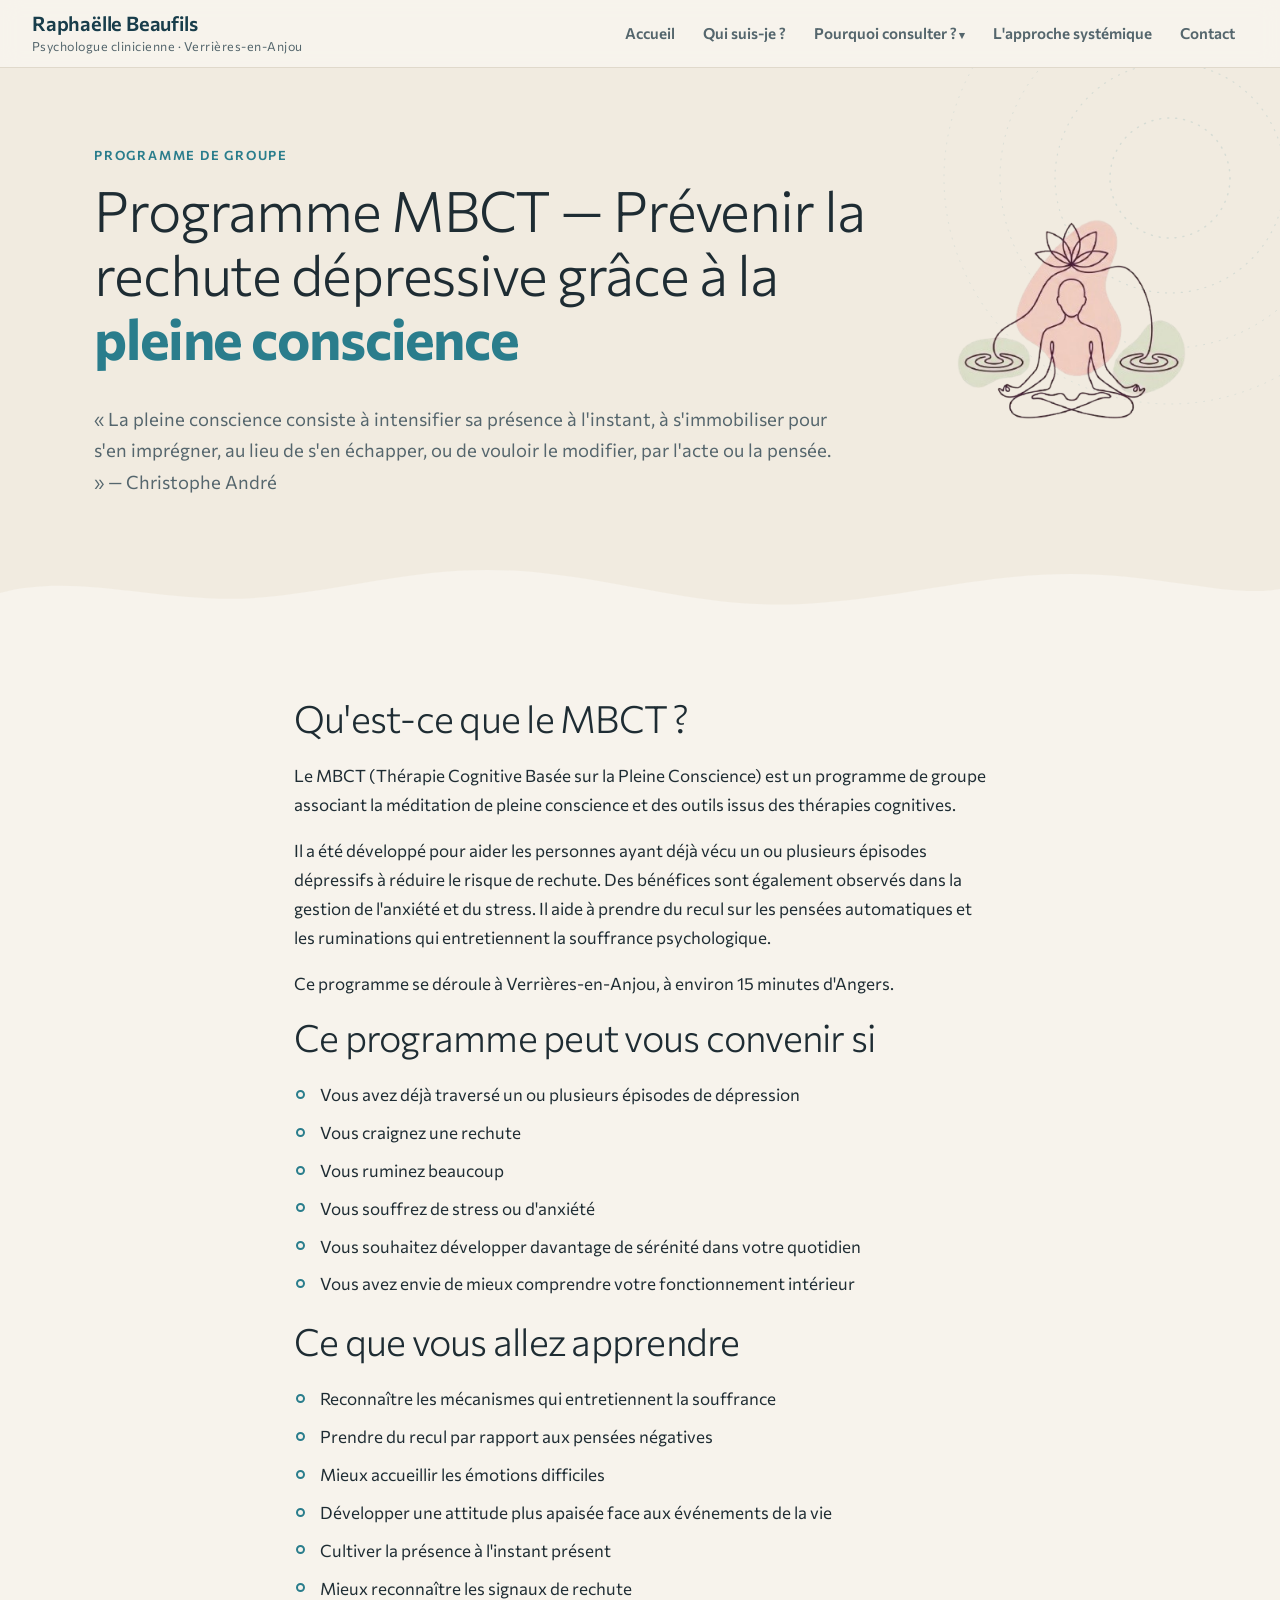
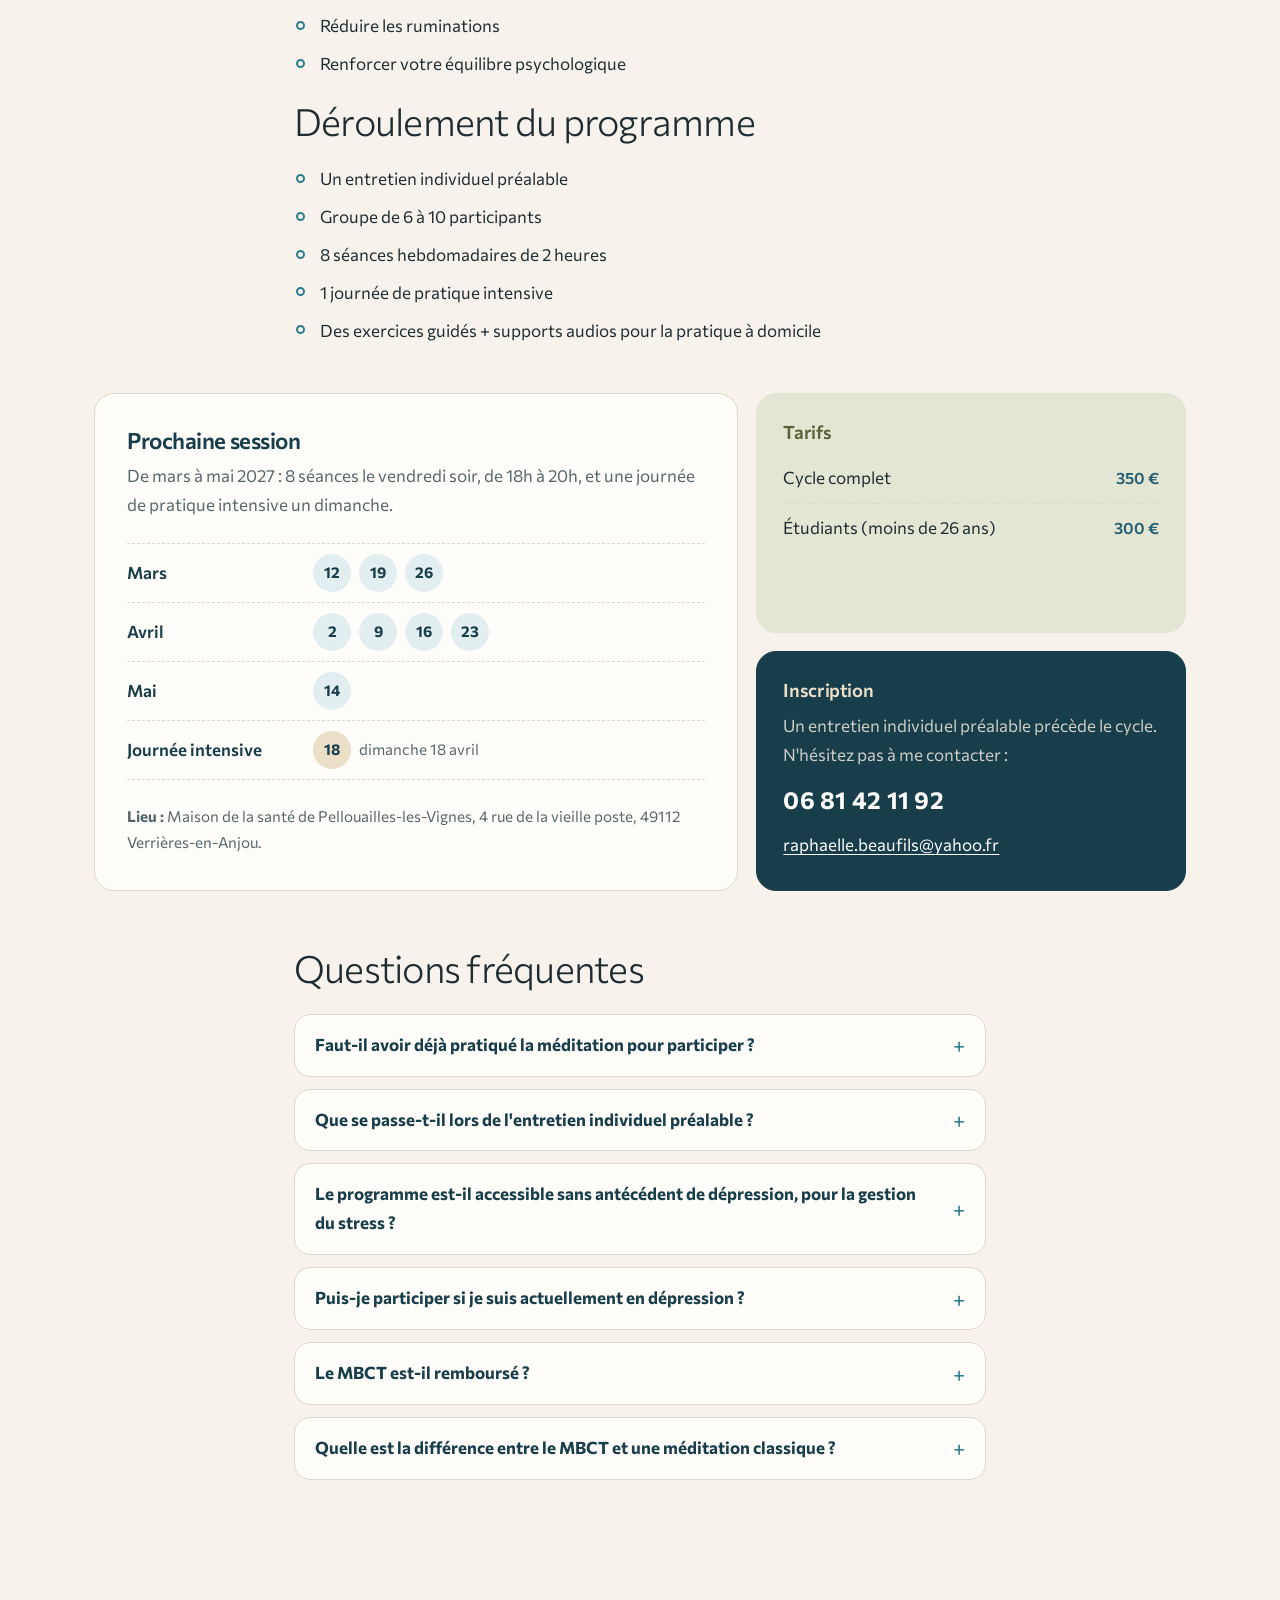
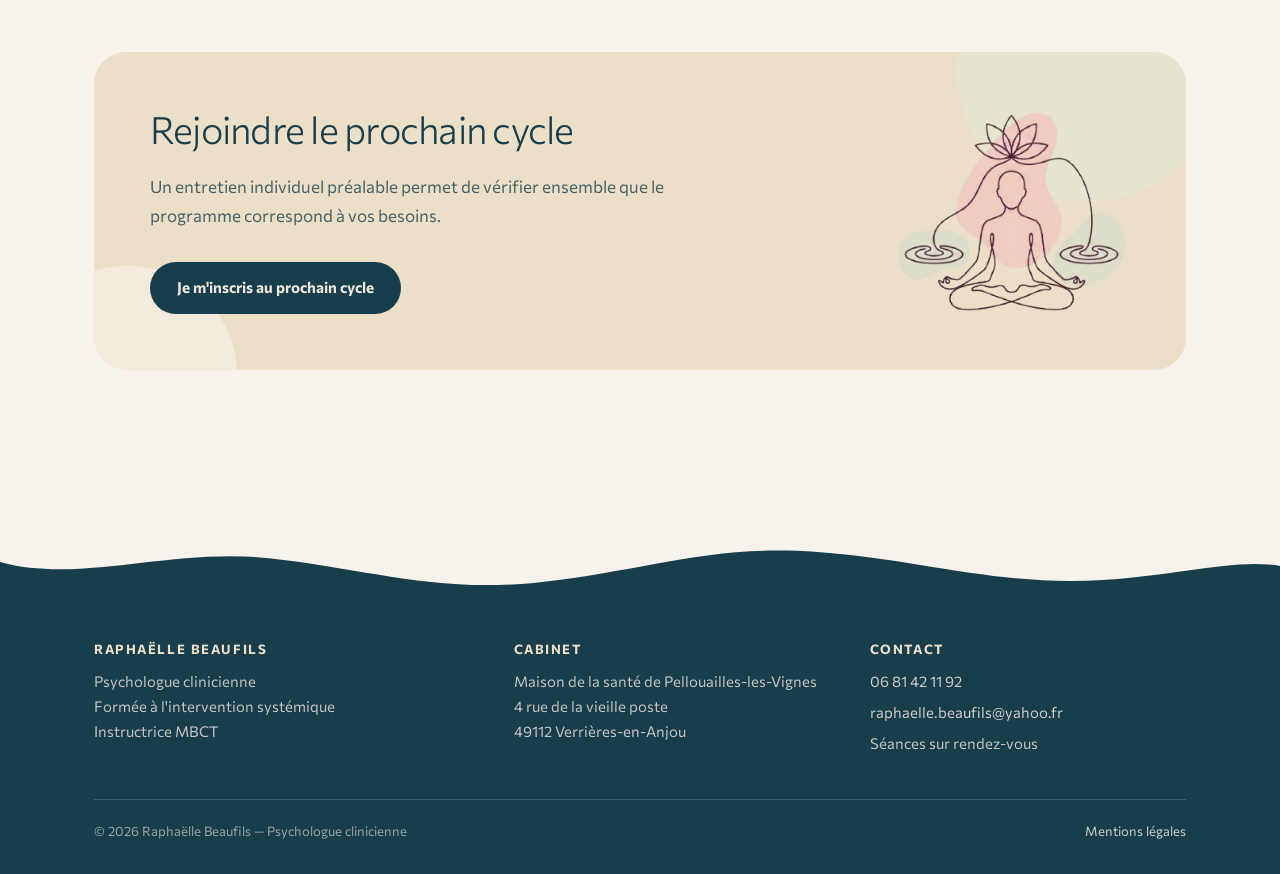
<file: site/programme-mbct-pleine-conscience.html>
<!DOCTYPE html>
<html lang="fr">
<head>
  <meta charset="UTF-8">
  <meta name="viewport" content="width=device-width, initial-scale=1">
  <title>Programme MBCT Pleine Conscience Angers | R. Beaufils</title>
  <meta name="description" content="Programme MBCT à Verrières-en-Anjou (près d'Angers) : prévention de la rechute dépressive par la pleine conscience. 8 séances, groupe de 6-10. Renseignez-vous.">
  <link rel="canonical" href="https://www.raphaellebeaufils.fr/programme-mbct-pleine-conscience.html">
  <meta property="og:type" content="website">
  <meta property="og:site_name" content="Raphaëlle Beaufils — Psychologue clinicienne">
  <meta property="og:locale" content="fr_FR">
  <meta property="og:title" content="Programme MBCT Pleine Conscience Angers | R. Beaufils">
  <meta property="og:description" content="Programme MBCT à Verrières-en-Anjou (près d'Angers) : prévention de la rechute dépressive par la pleine conscience. 8 séances, groupe de 6-10. Renseignez-vous.">
  <meta property="og:url" content="https://www.raphaellebeaufils.fr/programme-mbct-pleine-conscience.html">
  <meta property="og:image" content="https://www.raphaellebeaufils.fr/img/partage-cabinet.jpg">
  <meta property="og:image:width" content="1200">
  <meta property="og:image:height" content="630">
  <meta property="og:image:alt" content="Le cabinet de Raphaëlle Beaufils à Verrières-en-Anjou">
  <meta name="twitter:card" content="summary_large_image">
  <link rel="stylesheet" href="styles.css">
</head>
<body>

<header class="site-header">
  <div class="container header-inner">
    <a class="brand" href="index.html">
      <strong>Raphaëlle Beaufils</strong>
      <span>Psychologue clinicienne<span class="brand-dot"> · </span><span class="brand-place">Verrières-en-Anjou</span></span>
    </a>
    <button class="nav-toggle" aria-expanded="false" aria-controls="nav" aria-label="Menu"><span class="burger" aria-hidden="true"></span></button>
    <nav class="nav" id="nav" aria-label="Navigation principale">
      <ul>
        <li><a href="index.html">Accueil</a></li>
        <li><a href="qui-suis-je.html">Qui suis-je ?</a></li>
        <li class="has-sub">
          <a href="index.html#accompagnements">Pourquoi consulter ?</a>
          <ul class="sub">
            <li><a href="therapie-individuelle.html">Accompagnement individuel</a></li>
            <li><a href="therapie-de-couple.html">Accompagnement conjugal</a></li>
            <li><a href="therapie-familiale.html">Accompagnement familial</a></li>
            <li><a href="programme-mbct-pleine-conscience.html" aria-current="page">Programme MBCT — Pleine conscience</a></li>
          </ul>
        </li>
        <li><a href="approche-systemique.html">L'approche systémique</a></li>
        <li><a href="contact.html">Contact</a></li>
      </ul>
    </nav>
  </div>
</header>

<main>

  <section class="page-hero">
    <svg class="rings" width="460" height="460" viewBox="0 0 460 460" fill="none" aria-hidden="true" style="top:-120px; right:-120px;">
      <circle cx="230" cy="230" r="60" stroke="currentColor" stroke-width="1.5"/>
      <circle cx="230" cy="230" r="115" stroke="currentColor" stroke-width="1.2"/>
      <circle cx="230" cy="230" r="170" stroke="currentColor" stroke-width="1"/>
      <circle cx="230" cy="230" r="226" stroke="currentColor" stroke-width="0.8"/>
    </svg>
    <div class="container">
      <img class="page-hero-illus" src="img/illus-mbct.png" alt="" aria-hidden="true">
      <span class="eyebrow">Programme de groupe</span>
      <h1>Programme MBCT — Prévenir la rechute dépressive grâce à la <em>pleine conscience</em></h1>
      <p class="lead">« La pleine conscience consiste à intensifier sa présence à l'instant, à s'immobiliser pour s'en imprégner, au lieu de s'en échapper, ou de vouloir le modifier, par l'acte ou la pensée. » — Christophe André</p>
    </div>
  </section>

  <section class="section">
    <div class="container narrow">
      <h2>Qu'est-ce que le MBCT ?</h2>
      <p>Le MBCT (Thérapie Cognitive Basée sur la Pleine Conscience) est un programme de groupe associant la méditation de pleine conscience et des outils issus des thérapies cognitives.</p>
      <p>Il a été développé pour aider les personnes ayant déjà vécu un ou plusieurs épisodes dépressifs à réduire le risque de rechute. Des bénéfices sont également observés dans la gestion de l'anxiété et du stress. Il aide à prendre du recul sur les pensées automatiques et les ruminations qui entretiennent la souffrance psychologique.</p>
      <p>Ce programme se déroule à Verrières-en-Anjou, à environ 15 minutes d'Angers.</p>

      <h2>Ce programme peut vous convenir si</h2>
      <ul class="ring-list">
        <li>Vous avez déjà traversé un ou plusieurs épisodes de dépression</li>
        <li>Vous craignez une rechute</li>
        <li>Vous ruminez beaucoup</li>
        <li>Vous souffrez de stress ou d'anxiété</li>
        <li>Vous souhaitez développer davantage de sérénité dans votre quotidien</li>
        <li>Vous avez envie de mieux comprendre votre fonctionnement intérieur</li>
      </ul>

      <h2>Ce que vous allez apprendre</h2>
      <ul class="ring-list">
        <li>Reconnaître les mécanismes qui entretiennent la souffrance</li>
        <li>Prendre du recul par rapport aux pensées négatives</li>
        <li>Mieux accueillir les émotions difficiles</li>
        <li>Développer une attitude plus apaisée face aux événements de la vie</li>
        <li>Cultiver la présence à l'instant présent</li>
        <li>Mieux reconnaître les signaux de rechute</li>
        <li>Réduire les ruminations</li>
        <li>Renforcer votre équilibre psychologique</li>
      </ul>

      <h2>Déroulement du programme</h2>
      <ul class="ring-list">
        <li>Un entretien individuel préalable</li>
        <li>Groupe de 6 à 10 participants</li>
        <li>8 séances hebdomadaires de 2 heures</li>
        <li>1 journée de pratique intensive</li>
        <li>Des exercices guidés + supports audios pour la pratique à domicile</li>
      </ul>
    </div>

    <!-- Prochaine session : bloc pleine largeur -->
    <div class="container session-block">
      <div class="session-grid">
        <div class="info-card session-card">
          <h3>Prochaine session</h3>
          <p class="session-lead">De mars à mai 2027 : 8 séances le vendredi soir, de 18h à 20h, et une journée de pratique intensive un dimanche.</p>
          <dl class="schedule">
            <div><dt>Mars</dt><dd><span class="day">12</span><span class="day">19</span><span class="day">26</span></dd></div>
            <div><dt>Avril</dt><dd><span class="day">2</span><span class="day">9</span><span class="day">16</span><span class="day">23</span></dd></div>
            <div><dt>Mai</dt><dd><span class="day">14</span></dd></div>
            <div><dt>Journée intensive</dt><dd><span class="day day--special">18</span> dimanche 18 avril</dd></div>
          </dl>
          <p class="session-place"><strong>Lieu :</strong> Maison de la santé de Pellouailles-les-Vignes, 4 rue de la vieille poste, 49112 Verrières-en-Anjou.</p>
        </div>
        <div class="session-side">
          <div class="info-card info-card--khaki">
            <h3>Tarifs</h3>
            <ul class="pricing">
              <li><span>Cycle complet</span><span class="price">350 €</span></li>
              <li><span>Étudiants (moins de 26 ans)</span><span class="price">300 €</span></li>
            </ul>
          </div>
          <div class="info-card info-card--deep">
            <h3>Inscription</h3>
            <p>Un entretien individuel préalable précède le cycle. N'hésitez pas à me contacter :</p>
            <p><a class="tel-big" href="tel:+33681421192">06 81 42 11 92</a></p>
            <p><a href="mailto:raphaelle.beaufils@yahoo.fr">raphaelle.beaufils@yahoo.fr</a></p>
          </div>
        </div>
      </div>
    </div>

    <div class="container narrow">
      <h2 style="margin-top:56px;">Questions fréquentes</h2>
      <div class="faq">
        <details>
          <summary>Faut-il avoir déjà pratiqué la méditation pour participer ?</summary>
          <div><p>Non, aucune expérience préalable de la méditation n'est nécessaire. Le programme est conçu pour vous guider pas à pas, avec des exercices guidés en séance et des supports audios pour la pratique à domicile.</p></div>
        </details>
        <details>
          <summary>Que se passe-t-il lors de l'entretien individuel préalable ?</summary>
          <div><p>Cet entretien permet de faire connaissance, de vérifier que le programme correspond à votre situation et à vos attentes, et de répondre à toutes vos questions avant de vous engager dans le cycle.</p></div>
        </details>
        <details>
          <summary>Le programme est-il accessible sans antécédent de dépression, pour la gestion du stress ?</summary>
          <div><p>Le MBCT a été développé pour la prévention de la rechute dépressive, mais des bénéfices sont également observés dans la gestion du stress et de l'anxiété. L'entretien préalable permet d'évaluer ensemble si le programme vous convient.</p></div>
        </details>
        <details>
          <summary>Puis-je participer si je suis actuellement en dépression ?</summary>
          <div><p>Le programme ne s'adresse pas aux personnes qui traversent actuellement un épisode dépressif : il est conçu pour prévenir la rechute, une fois l'épisode passé. En revanche, si vous êtes stabilisé·e sous traitement antidépresseur, vous pouvez y participer. L'entretien préalable permet d'en parler ensemble.</p></div>
        </details>
        <details>
          <summary>Le MBCT est-il remboursé ?</summary>
          <div><p>Non, le programme MBCT n'est pas remboursé, ni par l'Assurance Maladie ni par les mutuelles.</p></div>
        </details>
        <details>
          <summary>Quelle est la différence entre le MBCT et une méditation classique ?</summary>
          <div><p>Le MBCT associe la méditation de pleine conscience à des outils issus des thérapies cognitives, dans un cadre structuré de 8 séances animé par une psychologue. Il vise spécifiquement les mécanismes qui entretiennent la souffrance psychologique, comme les ruminations et les pensées automatiques.</p></div>
        </details>
      </div>
    </div>
  </section>

  <section class="section">
    <div class="container">
      <div class="cta-band">
        <img class="cta-illus" src="img/illus-mbct.png" alt="" aria-hidden="true">
        <h2>Rejoindre le prochain cycle</h2>
        <p>Un entretien individuel préalable permet de vérifier ensemble que le programme correspond à vos besoins.</p>
        <a class="btn btn-light" href="contact.html">Je m'inscris au prochain cycle</a>
      </div>
    </div>
  </section>

</main>

<footer class="site-footer">
  <div class="container">
    <div class="footer-grid">
      <div>
        <h3>Raphaëlle Beaufils</h3>
        <p>Psychologue clinicienne<br>Formée à l'intervention systémique<br>Instructrice MBCT</p>
      </div>
      <div>
        <h3>Cabinet</h3>
        <p>Maison de la santé de Pellouailles-les-Vignes<br>4 rue de la vieille poste<br>49112 Verrières-en-Anjou</p>
      </div>
      <div>
        <h3>Contact</h3>
        <ul>
          <li><a href="tel:+33681421192">06 81 42 11 92</a></li>
          <li><a href="mailto:raphaelle.beaufils@yahoo.fr">raphaelle.beaufils@yahoo.fr</a></li>
          <li>Séances sur rendez-vous</li>
        </ul>
      </div>
    </div>
    <div class="footer-bottom">
      <span>© 2026 Raphaëlle Beaufils — Psychologue clinicienne</span>
      <a href="mentions-legales.html">Mentions légales</a>
    </div>
  </div>
</footer>

<script src="nav.js"></script>
</body>
</html>
</file>
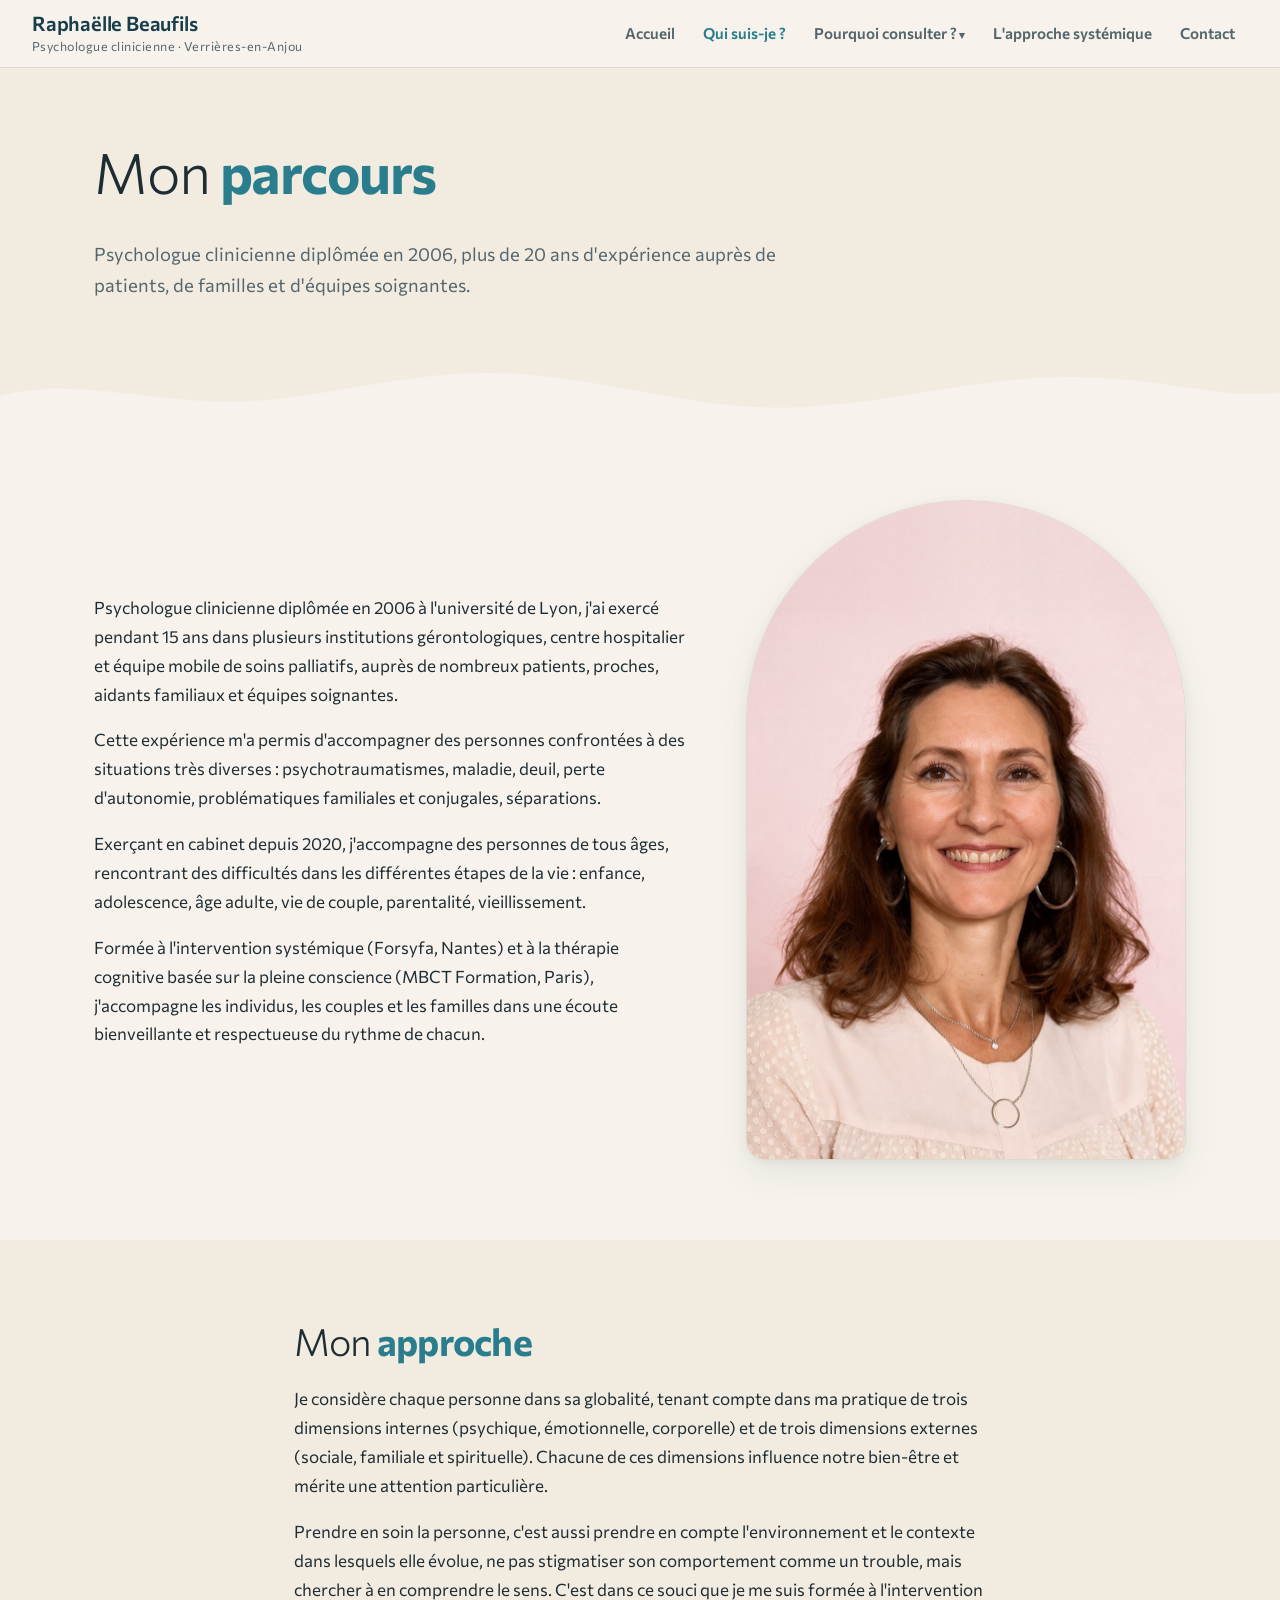
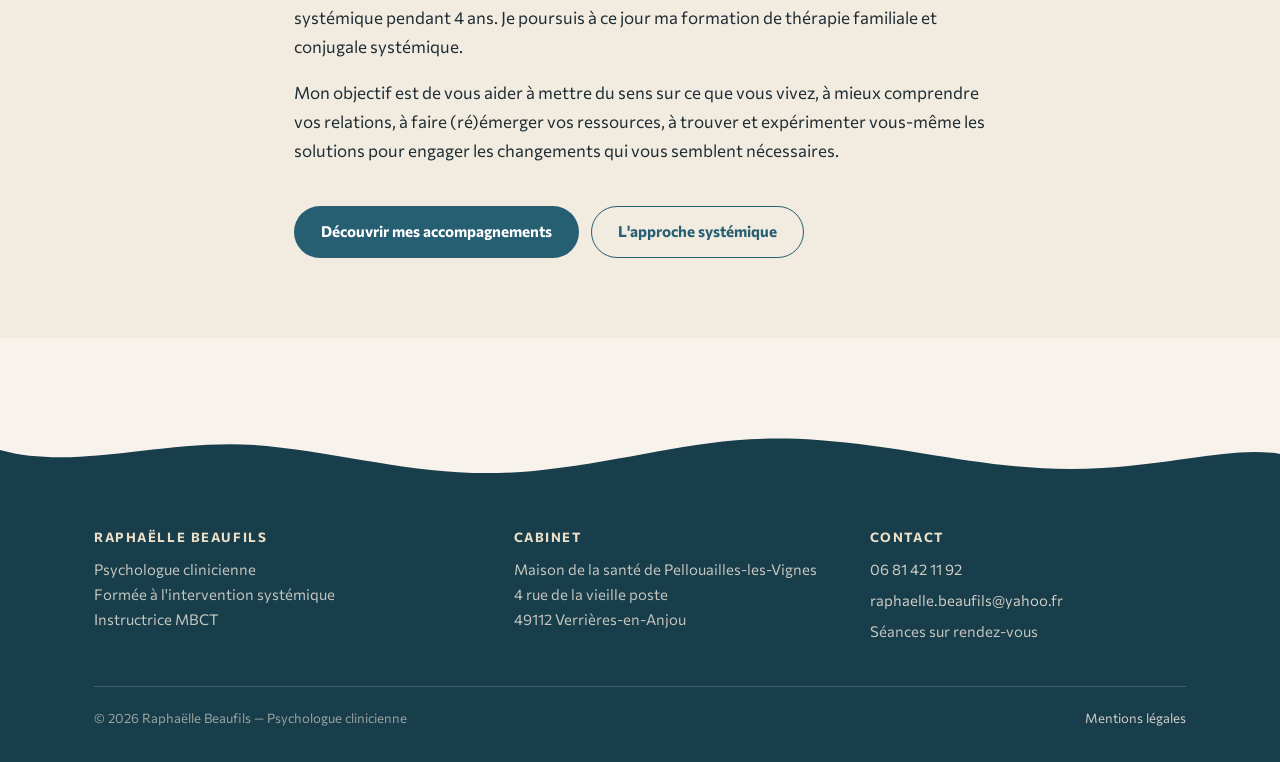
<file: site/qui-suis-je.html>
<!DOCTYPE html>
<html lang="fr">
<head>
  <meta charset="UTF-8">
  <meta name="viewport" content="width=device-width, initial-scale=1">
  <title>Qui suis-je ? | Raphaëlle Beaufils, Psychologue clinicienne</title>
  <meta name="description" content="Psychologue diplômée en 2006, plus de 20 ans d'expérience : 15 ans en institution puis en cabinet depuis 2020. Formée au MBCT et à l'intervention systémique.">
  <link rel="canonical" href="https://www.raphaellebeaufils.fr/qui-suis-je.html">
  <meta property="og:type" content="website">
  <meta property="og:site_name" content="Raphaëlle Beaufils — Psychologue clinicienne">
  <meta property="og:locale" content="fr_FR">
  <meta property="og:title" content="Qui suis-je ? | Raphaëlle Beaufils, Psychologue clinicienne">
  <meta property="og:description" content="Psychologue diplômée en 2006, plus de 20 ans d'expérience : 15 ans en institution puis en cabinet depuis 2020. Formée au MBCT et à l'intervention systémique.">
  <meta property="og:url" content="https://www.raphaellebeaufils.fr/qui-suis-je.html">
  <meta property="og:image" content="https://www.raphaellebeaufils.fr/img/partage-cabinet.jpg">
  <meta property="og:image:width" content="1200">
  <meta property="og:image:height" content="630">
  <meta property="og:image:alt" content="Le cabinet de Raphaëlle Beaufils à Verrières-en-Anjou">
  <meta name="twitter:card" content="summary_large_image">
  <link rel="stylesheet" href="styles.css">
</head>
<body>

<header class="site-header">
  <div class="container header-inner">
    <a class="brand" href="index.html">
      <strong>Raphaëlle Beaufils</strong>
      <span>Psychologue clinicienne<span class="brand-dot"> · </span><span class="brand-place">Verrières-en-Anjou</span></span>
    </a>
    <button class="nav-toggle" aria-expanded="false" aria-controls="nav" aria-label="Menu"><span class="burger" aria-hidden="true"></span></button>
    <nav class="nav" id="nav" aria-label="Navigation principale">
      <ul>
        <li><a href="index.html">Accueil</a></li>
        <li><a href="qui-suis-je.html" aria-current="page">Qui suis-je ?</a></li>
        <li class="has-sub">
          <a href="index.html#accompagnements">Pourquoi consulter ?</a>
          <ul class="sub">
            <li><a href="therapie-individuelle.html">Accompagnement individuel</a></li>
            <li><a href="therapie-de-couple.html">Accompagnement conjugal</a></li>
            <li><a href="therapie-familiale.html">Accompagnement familial</a></li>
            <li><a href="programme-mbct-pleine-conscience.html">Programme MBCT — Pleine conscience</a></li>
          </ul>
        </li>
        <li><a href="approche-systemique.html">L'approche systémique</a></li>
        <li><a href="contact.html">Contact</a></li>
      </ul>
    </nav>
  </div>
</header>

<main>

  <section class="page-hero">
    <div class="container">
      <h1>Mon <em>parcours</em></h1>
      <p class="lead">Psychologue clinicienne diplômée en 2006, plus de 20 ans d'expérience auprès de patients, de familles et d'équipes soignantes.</p>
    </div>
  </section>

  <section class="section">
    <div class="container hero-grid">
      <div>
        <p>Psychologue clinicienne diplômée en 2006 à l'université de Lyon, j'ai exercé pendant 15 ans dans plusieurs institutions gérontologiques, centre hospitalier et équipe mobile de soins palliatifs, auprès de nombreux patients, proches, aidants familiaux et équipes soignantes.</p>
        <p>Cette expérience m'a permis d'accompagner des personnes confrontées à des situations très diverses : psychotraumatismes, maladie, deuil, perte d'autonomie, problématiques familiales et conjugales, séparations.</p>
        <p>Exerçant en cabinet depuis 2020, j'accompagne des personnes de tous âges, rencontrant des difficultés dans les différentes étapes de la vie : enfance, adolescence, âge adulte, vie de couple, parentalité, vieillissement.</p>
        <p>Formée à l'intervention systémique (Forsyfa, Nantes) et à la thérapie cognitive basée sur la pleine conscience (MBCT Formation, Paris), j'accompagne les individus, les couples et les familles dans une écoute bienveillante et respectueuse du rythme de chacun.</p>
      </div>
      <figure class="portrait">
        <img class="photo photo-arch" src="img/portrait-raphaelle-rose.jpg?v=4" alt="Raphaëlle Beaufils, psychologue clinicienne" width="880" height="1320">
      </figure>
    </div>
  </section>

  <section class="section alt">
    <div class="container narrow">
      <h2>Mon <em>approche</em></h2>
      <p>Je considère chaque personne dans sa globalité, tenant compte dans ma pratique de trois dimensions internes (psychique, émotionnelle, corporelle) et de trois dimensions externes (sociale, familiale et spirituelle). Chacune de ces dimensions influence notre bien-être et mérite une attention particulière.</p>
      <p>Prendre en soin la personne, c'est aussi prendre en compte l'environnement et le contexte dans lesquels elle évolue, ne pas stigmatiser son comportement comme un trouble, mais chercher à en comprendre le sens. C'est dans ce souci que je me suis formée à l'intervention systémique pendant 4 ans. Je poursuis à ce jour ma formation de thérapie familiale et conjugale systémique.</p>
      <p>Mon objectif est de vous aider à mettre du sens sur ce que vous vivez, à mieux comprendre vos relations, à faire (ré)émerger vos ressources, à trouver et expérimenter vous-même les solutions pour engager les changements qui vous semblent nécessaires.</p>
      <div class="next-links">
        <a class="btn btn-primary" href="index.html#accompagnements">Découvrir mes accompagnements</a>
        <a class="btn btn-ghost" href="approche-systemique.html">L'approche systémique</a>
      </div>
    </div>
  </section>

</main>

<footer class="site-footer">
  <div class="container">
    <div class="footer-grid">
      <div>
        <h3>Raphaëlle Beaufils</h3>
        <p>Psychologue clinicienne<br>Formée à l'intervention systémique<br>Instructrice MBCT</p>
      </div>
      <div>
        <h3>Cabinet</h3>
        <p>Maison de la santé de Pellouailles-les-Vignes<br>4 rue de la vieille poste<br>49112 Verrières-en-Anjou</p>
      </div>
      <div>
        <h3>Contact</h3>
        <ul>
          <li><a href="tel:+33681421192">06 81 42 11 92</a></li>
          <li><a href="mailto:raphaelle.beaufils@yahoo.fr">raphaelle.beaufils@yahoo.fr</a></li>
          <li>Séances sur rendez-vous</li>
        </ul>
      </div>
    </div>
    <div class="footer-bottom">
      <span>© 2026 Raphaëlle Beaufils — Psychologue clinicienne</span>
      <a href="mentions-legales.html">Mentions légales</a>
    </div>
  </div>
</footer>

<script src="nav.js"></script>
</body>
</html>
</file>
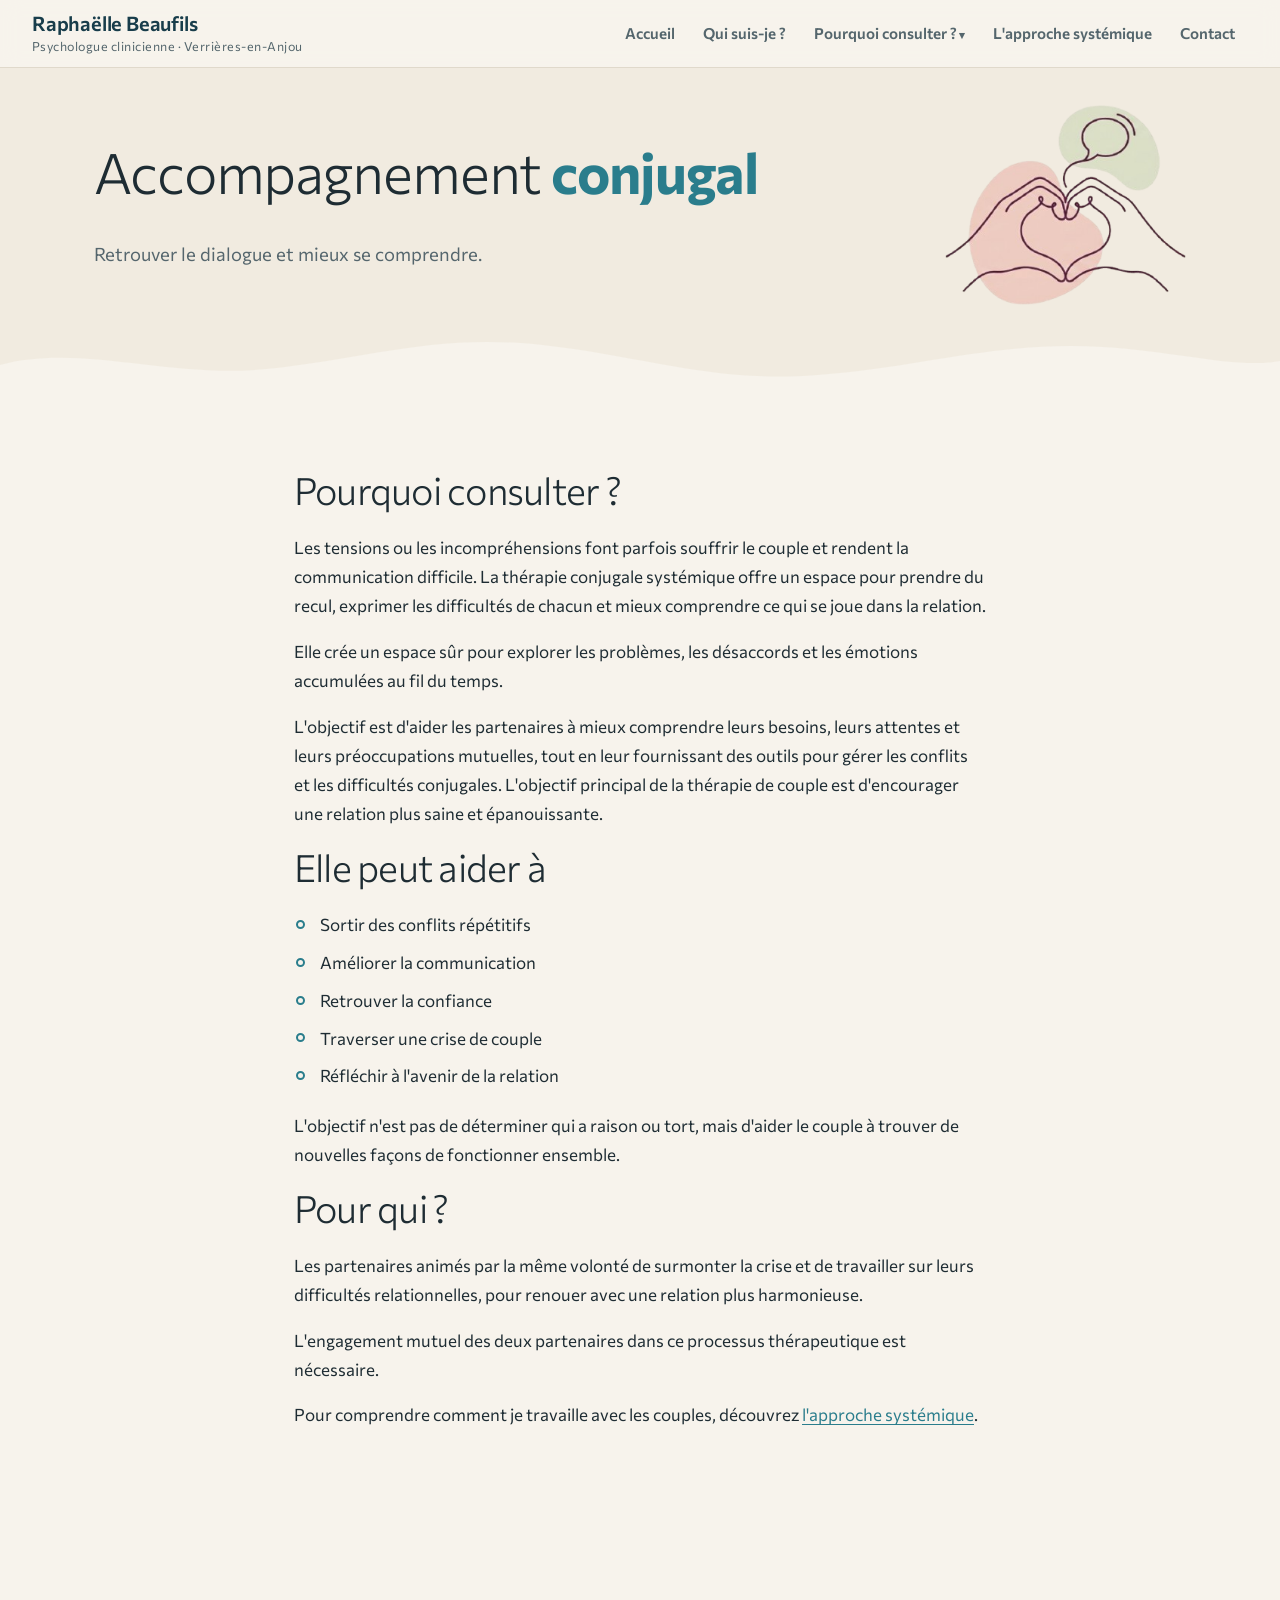
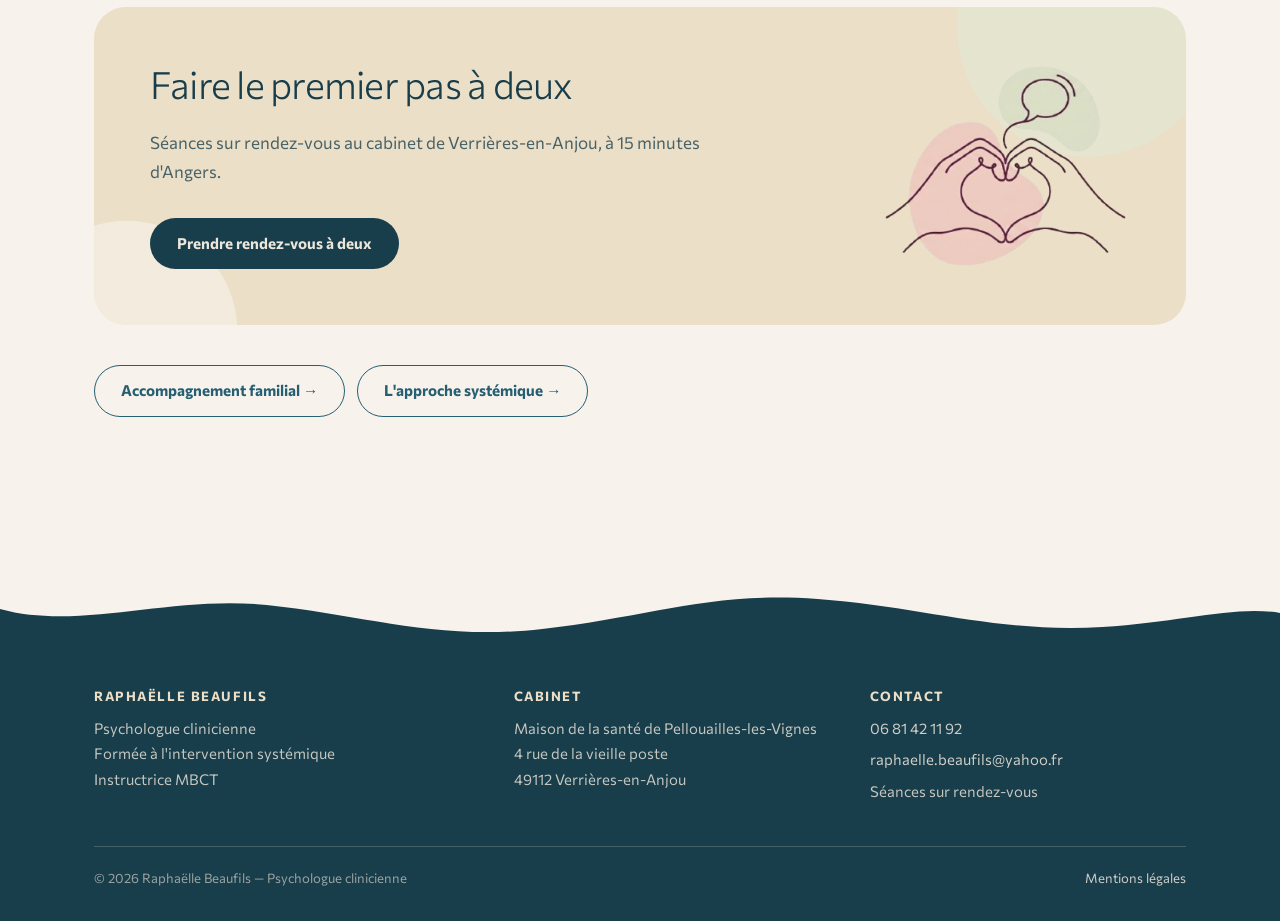
<file: site/therapie-de-couple.html>
<!DOCTYPE html>
<html lang="fr">
<head>
  <meta charset="UTF-8">
  <meta name="viewport" content="width=device-width, initial-scale=1">
  <title>Accompagnement conjugal Angers | Raphaëlle Beaufils</title>
  <meta name="description" content="Thérapie de couple à Verrières-en-Anjou : retrouver le dialogue, sortir des conflits répétitifs, traverser une crise de couple. Prenez rendez-vous.">
  <link rel="canonical" href="https://www.raphaellebeaufils.fr/therapie-de-couple.html">
  <meta property="og:type" content="website">
  <meta property="og:site_name" content="Raphaëlle Beaufils — Psychologue clinicienne">
  <meta property="og:locale" content="fr_FR">
  <meta property="og:title" content="Accompagnement conjugal Angers | Raphaëlle Beaufils">
  <meta property="og:description" content="Thérapie de couple à Verrières-en-Anjou : retrouver le dialogue, sortir des conflits répétitifs, traverser une crise de couple. Prenez rendez-vous.">
  <meta property="og:url" content="https://www.raphaellebeaufils.fr/therapie-de-couple.html">
  <meta property="og:image" content="https://www.raphaellebeaufils.fr/img/partage-cabinet.jpg">
  <meta property="og:image:width" content="1200">
  <meta property="og:image:height" content="630">
  <meta property="og:image:alt" content="Le cabinet de Raphaëlle Beaufils à Verrières-en-Anjou">
  <meta name="twitter:card" content="summary_large_image">
  <link rel="stylesheet" href="styles.css">
</head>
<body>

<header class="site-header">
  <div class="container header-inner">
    <a class="brand" href="index.html">
      <strong>Raphaëlle Beaufils</strong>
      <span>Psychologue clinicienne<span class="brand-dot"> · </span><span class="brand-place">Verrières-en-Anjou</span></span>
    </a>
    <button class="nav-toggle" aria-expanded="false" aria-controls="nav" aria-label="Menu"><span class="burger" aria-hidden="true"></span></button>
    <nav class="nav" id="nav" aria-label="Navigation principale">
      <ul>
        <li><a href="index.html">Accueil</a></li>
        <li><a href="qui-suis-je.html">Qui suis-je ?</a></li>
        <li class="has-sub">
          <a href="index.html#accompagnements">Pourquoi consulter ?</a>
          <ul class="sub">
            <li><a href="therapie-individuelle.html">Accompagnement individuel</a></li>
            <li><a href="therapie-de-couple.html" aria-current="page">Accompagnement conjugal</a></li>
            <li><a href="therapie-familiale.html">Accompagnement familial</a></li>
            <li><a href="programme-mbct-pleine-conscience.html">Programme MBCT — Pleine conscience</a></li>
          </ul>
        </li>
        <li><a href="approche-systemique.html">L'approche systémique</a></li>
        <li><a href="contact.html">Contact</a></li>
      </ul>
    </nav>
  </div>
</header>

<main>

  <section class="page-hero">
    <div class="container">
      <img class="page-hero-illus" src="img/illus-therapie-couple.png" alt="" aria-hidden="true">
      <h1>Accompagnement <em>conjugal</em></h1>
      <p class="lead">Retrouver le dialogue et mieux se comprendre.</p>
    </div>
  </section>

  <section class="section">
    <div class="container narrow">
      <h2>Pourquoi consulter ?</h2>
      <p>Les tensions ou les incompréhensions font parfois souffrir le couple et rendent la communication difficile. La thérapie conjugale systémique offre un espace pour prendre du recul, exprimer les difficultés de chacun et mieux comprendre ce qui se joue dans la relation.</p>
      <p>Elle crée un espace sûr pour explorer les problèmes, les désaccords et les émotions accumulées au fil du temps.</p>
      <p>L'objectif est d'aider les partenaires à mieux comprendre leurs besoins, leurs attentes et leurs préoccupations mutuelles, tout en leur fournissant des outils pour gérer les conflits et les difficultés conjugales. L'objectif principal de la thérapie de couple est d'encourager une relation plus saine et épanouissante.</p>

      <h2>Elle peut aider à</h2>
      <ul class="ring-list">
        <li>Sortir des conflits répétitifs</li>
        <li>Améliorer la communication</li>
        <li>Retrouver la confiance</li>
        <li>Traverser une crise de couple</li>
        <li>Réfléchir à l'avenir de la relation</li>
      </ul>
      <p>L'objectif n'est pas de déterminer qui a raison ou tort, mais d'aider le couple à trouver de nouvelles façons de fonctionner ensemble.</p>

      <h2>Pour qui ?</h2>
      <p>Les partenaires animés par la même volonté de surmonter la crise et de travailler sur leurs difficultés relationnelles, pour renouer avec une relation plus harmonieuse.</p>
      <p>L'engagement mutuel des deux partenaires dans ce processus thérapeutique est nécessaire.</p>
      <p>Pour comprendre comment je travaille avec les couples, découvrez <a href="approche-systemique.html">l'approche systémique</a>.</p>
    </div>
  </section>

  <section class="section">
    <div class="container">
      <div class="cta-band">
        <img class="cta-illus" src="img/illus-therapie-couple.png" alt="" aria-hidden="true">
        <h2>Faire le premier pas à deux</h2>
        <p>Séances sur rendez-vous au cabinet de Verrières-en-Anjou, à 15 minutes d'Angers.</p>
        <a class="btn btn-light" href="contact.html">Prendre rendez-vous à deux</a>
      </div>
      <div class="next-links">
        <a class="btn btn-ghost" href="therapie-familiale.html">Accompagnement familial →</a>
        <a class="btn btn-ghost" href="approche-systemique.html">L'approche systémique →</a>
      </div>
    </div>
  </section>

</main>

<footer class="site-footer">
  <div class="container">
    <div class="footer-grid">
      <div>
        <h3>Raphaëlle Beaufils</h3>
        <p>Psychologue clinicienne<br>Formée à l'intervention systémique<br>Instructrice MBCT</p>
      </div>
      <div>
        <h3>Cabinet</h3>
        <p>Maison de la santé de Pellouailles-les-Vignes<br>4 rue de la vieille poste<br>49112 Verrières-en-Anjou</p>
      </div>
      <div>
        <h3>Contact</h3>
        <ul>
          <li><a href="tel:+33681421192">06 81 42 11 92</a></li>
          <li><a href="mailto:raphaelle.beaufils@yahoo.fr">raphaelle.beaufils@yahoo.fr</a></li>
          <li>Séances sur rendez-vous</li>
        </ul>
      </div>
    </div>
    <div class="footer-bottom">
      <span>© 2026 Raphaëlle Beaufils — Psychologue clinicienne</span>
      <a href="mentions-legales.html">Mentions légales</a>
    </div>
  </div>
</footer>

<script src="nav.js"></script>
</body>
</html>
</file>
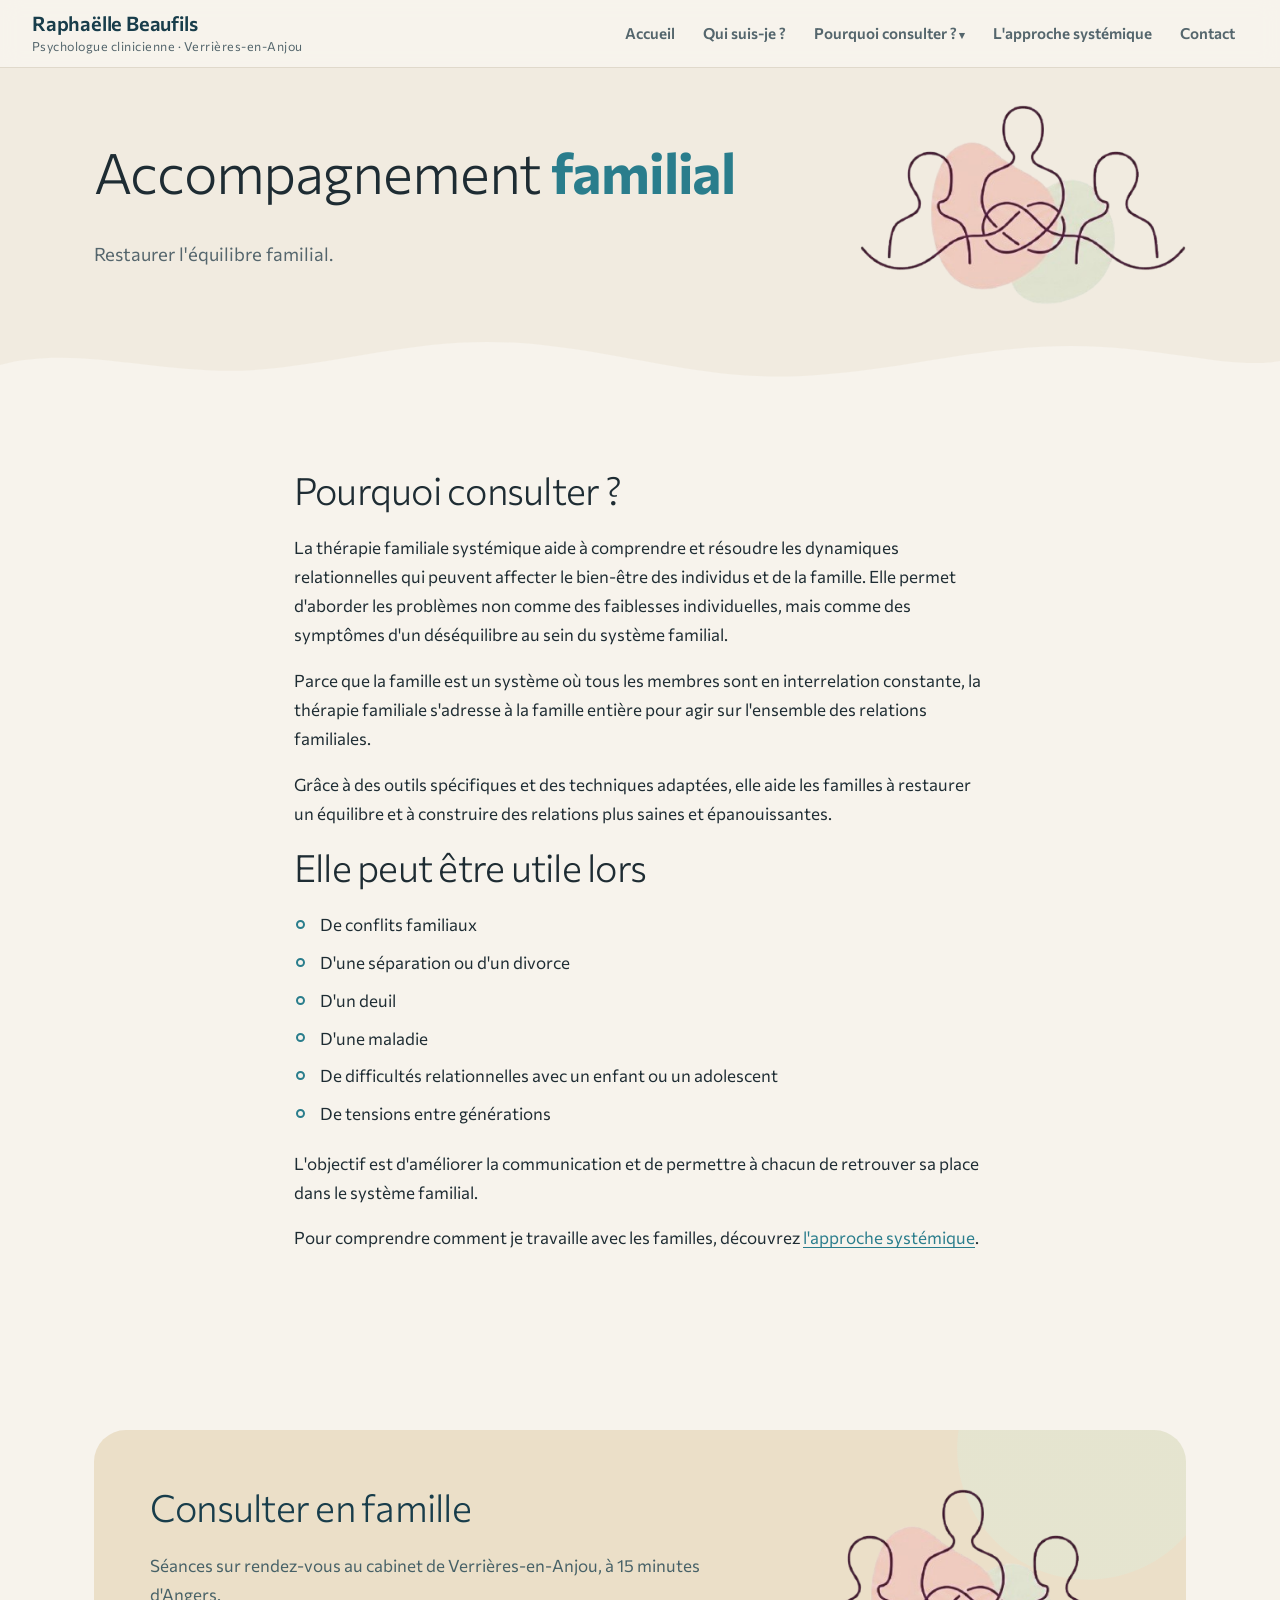
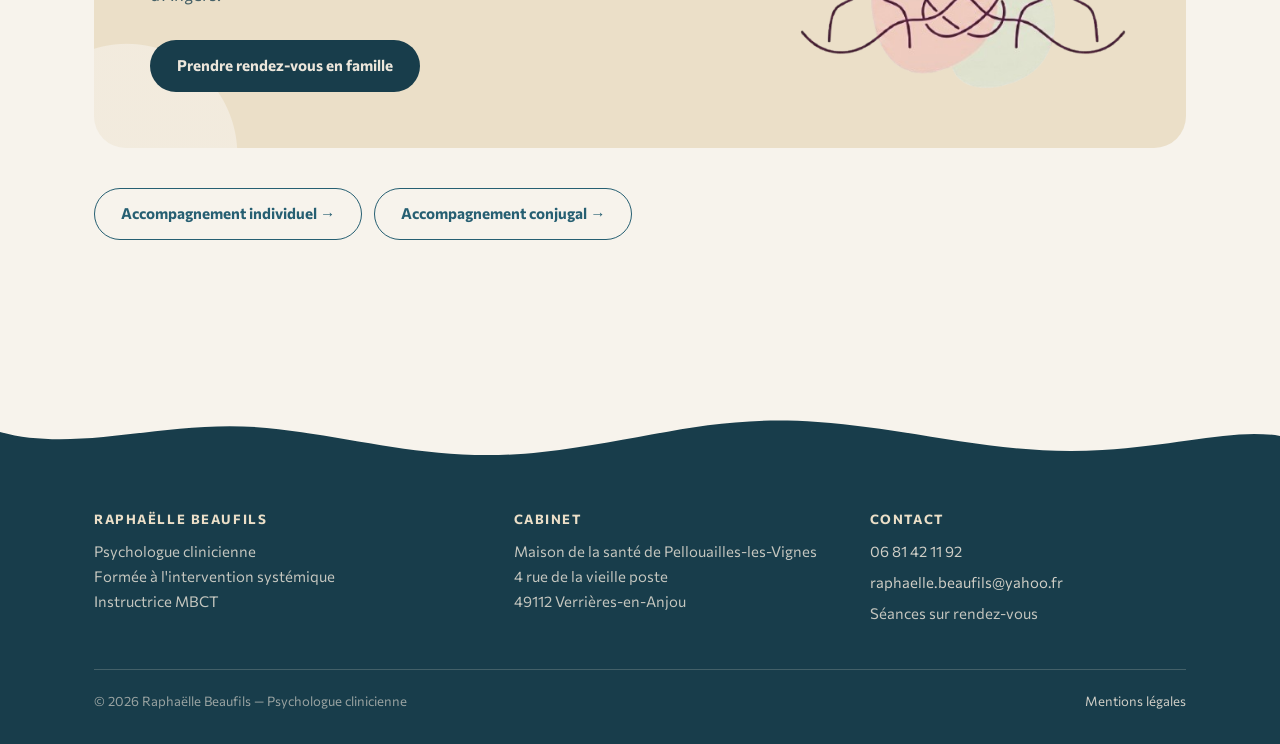
<file: site/therapie-familiale.html>
<!DOCTYPE html>
<html lang="fr">
<head>
  <meta charset="UTF-8">
  <meta name="viewport" content="width=device-width, initial-scale=1">
  <title>Accompagnement familial Angers | Raphaëlle Beaufils, Psychologue systémique</title>
  <meta name="description" content="Thérapie familiale systémique à Verrières-en-Anjou : conflits familiaux, séparation, deuil, adolescence. Restaurer l'équilibre familial.">
  <link rel="canonical" href="https://www.raphaellebeaufils.fr/therapie-familiale.html">
  <meta property="og:type" content="website">
  <meta property="og:site_name" content="Raphaëlle Beaufils — Psychologue clinicienne">
  <meta property="og:locale" content="fr_FR">
  <meta property="og:title" content="Accompagnement familial Angers | Raphaëlle Beaufils, Psychologue systémique">
  <meta property="og:description" content="Thérapie familiale systémique à Verrières-en-Anjou : conflits familiaux, séparation, deuil, adolescence. Restaurer l'équilibre familial.">
  <meta property="og:url" content="https://www.raphaellebeaufils.fr/therapie-familiale.html">
  <meta property="og:image" content="https://www.raphaellebeaufils.fr/img/partage-cabinet.jpg">
  <meta property="og:image:width" content="1200">
  <meta property="og:image:height" content="630">
  <meta property="og:image:alt" content="Le cabinet de Raphaëlle Beaufils à Verrières-en-Anjou">
  <meta name="twitter:card" content="summary_large_image">
  <link rel="stylesheet" href="styles.css">
</head>
<body>

<header class="site-header">
  <div class="container header-inner">
    <a class="brand" href="index.html">
      <strong>Raphaëlle Beaufils</strong>
      <span>Psychologue clinicienne<span class="brand-dot"> · </span><span class="brand-place">Verrières-en-Anjou</span></span>
    </a>
    <button class="nav-toggle" aria-expanded="false" aria-controls="nav" aria-label="Menu"><span class="burger" aria-hidden="true"></span></button>
    <nav class="nav" id="nav" aria-label="Navigation principale">
      <ul>
        <li><a href="index.html">Accueil</a></li>
        <li><a href="qui-suis-je.html">Qui suis-je ?</a></li>
        <li class="has-sub">
          <a href="index.html#accompagnements">Pourquoi consulter ?</a>
          <ul class="sub">
            <li><a href="therapie-individuelle.html">Accompagnement individuel</a></li>
            <li><a href="therapie-de-couple.html">Accompagnement conjugal</a></li>
            <li><a href="therapie-familiale.html" aria-current="page">Accompagnement familial</a></li>
            <li><a href="programme-mbct-pleine-conscience.html">Programme MBCT — Pleine conscience</a></li>
          </ul>
        </li>
        <li><a href="approche-systemique.html">L'approche systémique</a></li>
        <li><a href="contact.html">Contact</a></li>
      </ul>
    </nav>
  </div>
</header>

<main>

  <section class="page-hero">
    <div class="container">
      <img class="page-hero-illus" src="img/illus-therapie-familiale.png" alt="" aria-hidden="true">
      <h1>Accompagnement <em>familial</em></h1>
      <p class="lead">Restaurer l'équilibre familial.</p>
    </div>
  </section>

  <section class="section">
    <div class="container narrow">
      <h2>Pourquoi consulter ?</h2>
      <p>La thérapie familiale systémique aide à comprendre et résoudre les dynamiques relationnelles qui peuvent affecter le bien-être des individus et de la famille. Elle permet d'aborder les problèmes non comme des faiblesses individuelles, mais comme des symptômes d'un déséquilibre au sein du système familial.</p>
      <p>Parce que la famille est un système où tous les membres sont en interrelation constante, la thérapie familiale s'adresse à la famille entière pour agir sur l'ensemble des relations familiales.</p>
      <p>Grâce à des outils spécifiques et des techniques adaptées, elle aide les familles à restaurer un équilibre et à construire des relations plus saines et épanouissantes.</p>

      <h2>Elle peut être utile lors</h2>
      <ul class="ring-list">
        <li>De conflits familiaux</li>
        <li>D'une séparation ou d'un divorce</li>
        <li>D'un deuil</li>
        <li>D'une maladie</li>
        <li>De difficultés relationnelles avec un enfant ou un adolescent</li>
        <li>De tensions entre générations</li>
      </ul>
      <p>L'objectif est d'améliorer la communication et de permettre à chacun de retrouver sa place dans le système familial.</p>
      <p>Pour comprendre comment je travaille avec les familles, découvrez <a href="approche-systemique.html">l'approche systémique</a>.</p>
    </div>
  </section>

  <section class="section">
    <div class="container">
      <div class="cta-band">
        <img class="cta-illus" src="img/illus-therapie-familiale.png" alt="" aria-hidden="true">
        <h2>Consulter en famille</h2>
        <p>Séances sur rendez-vous au cabinet de Verrières-en-Anjou, à 15 minutes d'Angers.</p>
        <a class="btn btn-light" href="contact.html">Prendre rendez-vous en famille</a>
      </div>
      <div class="next-links">
        <a class="btn btn-ghost" href="therapie-individuelle.html">Accompagnement individuel →</a>
        <a class="btn btn-ghost" href="therapie-de-couple.html">Accompagnement conjugal →</a>
      </div>
    </div>
  </section>

</main>

<footer class="site-footer">
  <div class="container">
    <div class="footer-grid">
      <div>
        <h3>Raphaëlle Beaufils</h3>
        <p>Psychologue clinicienne<br>Formée à l'intervention systémique<br>Instructrice MBCT</p>
      </div>
      <div>
        <h3>Cabinet</h3>
        <p>Maison de la santé de Pellouailles-les-Vignes<br>4 rue de la vieille poste<br>49112 Verrières-en-Anjou</p>
      </div>
      <div>
        <h3>Contact</h3>
        <ul>
          <li><a href="tel:+33681421192">06 81 42 11 92</a></li>
          <li><a href="mailto:raphaelle.beaufils@yahoo.fr">raphaelle.beaufils@yahoo.fr</a></li>
          <li>Séances sur rendez-vous</li>
        </ul>
      </div>
    </div>
    <div class="footer-bottom">
      <span>© 2026 Raphaëlle Beaufils — Psychologue clinicienne</span>
      <a href="mentions-legales.html">Mentions légales</a>
    </div>
  </div>
</footer>

<script src="nav.js"></script>
</body>
</html>
</file>
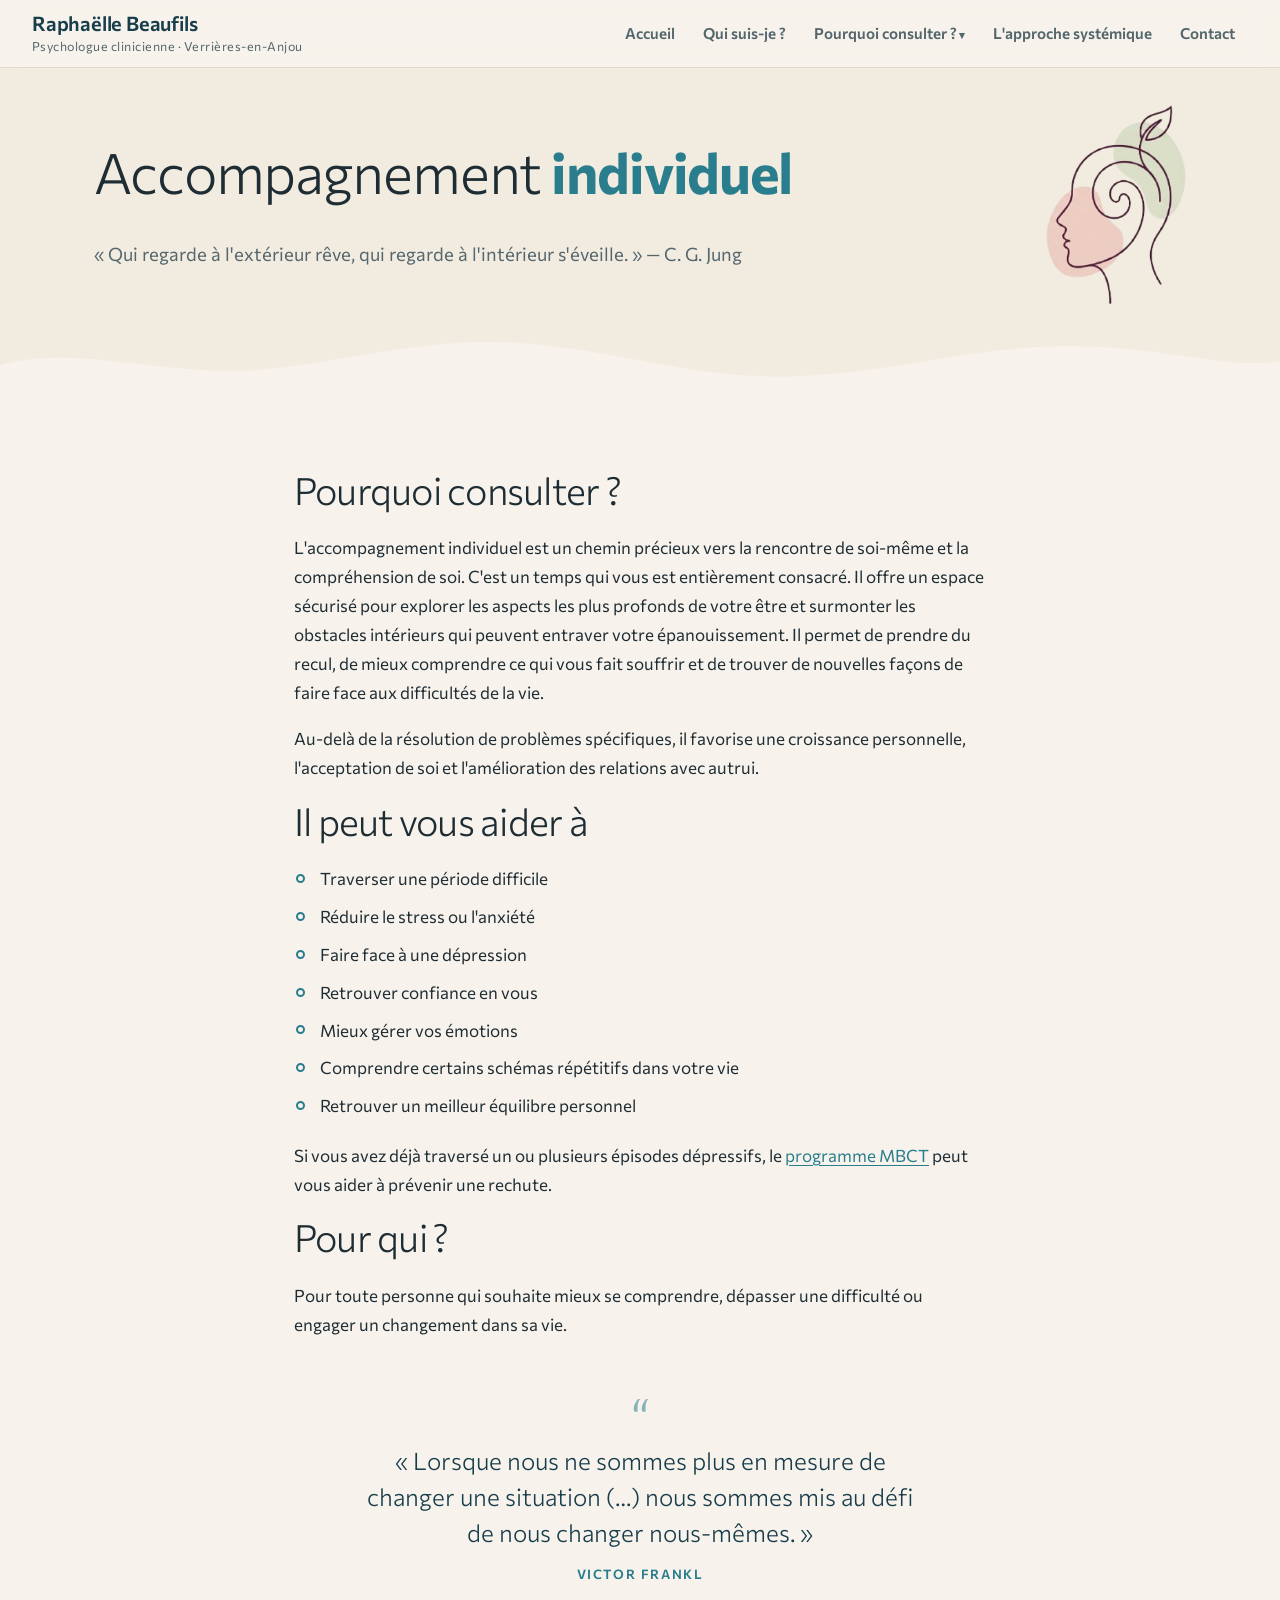
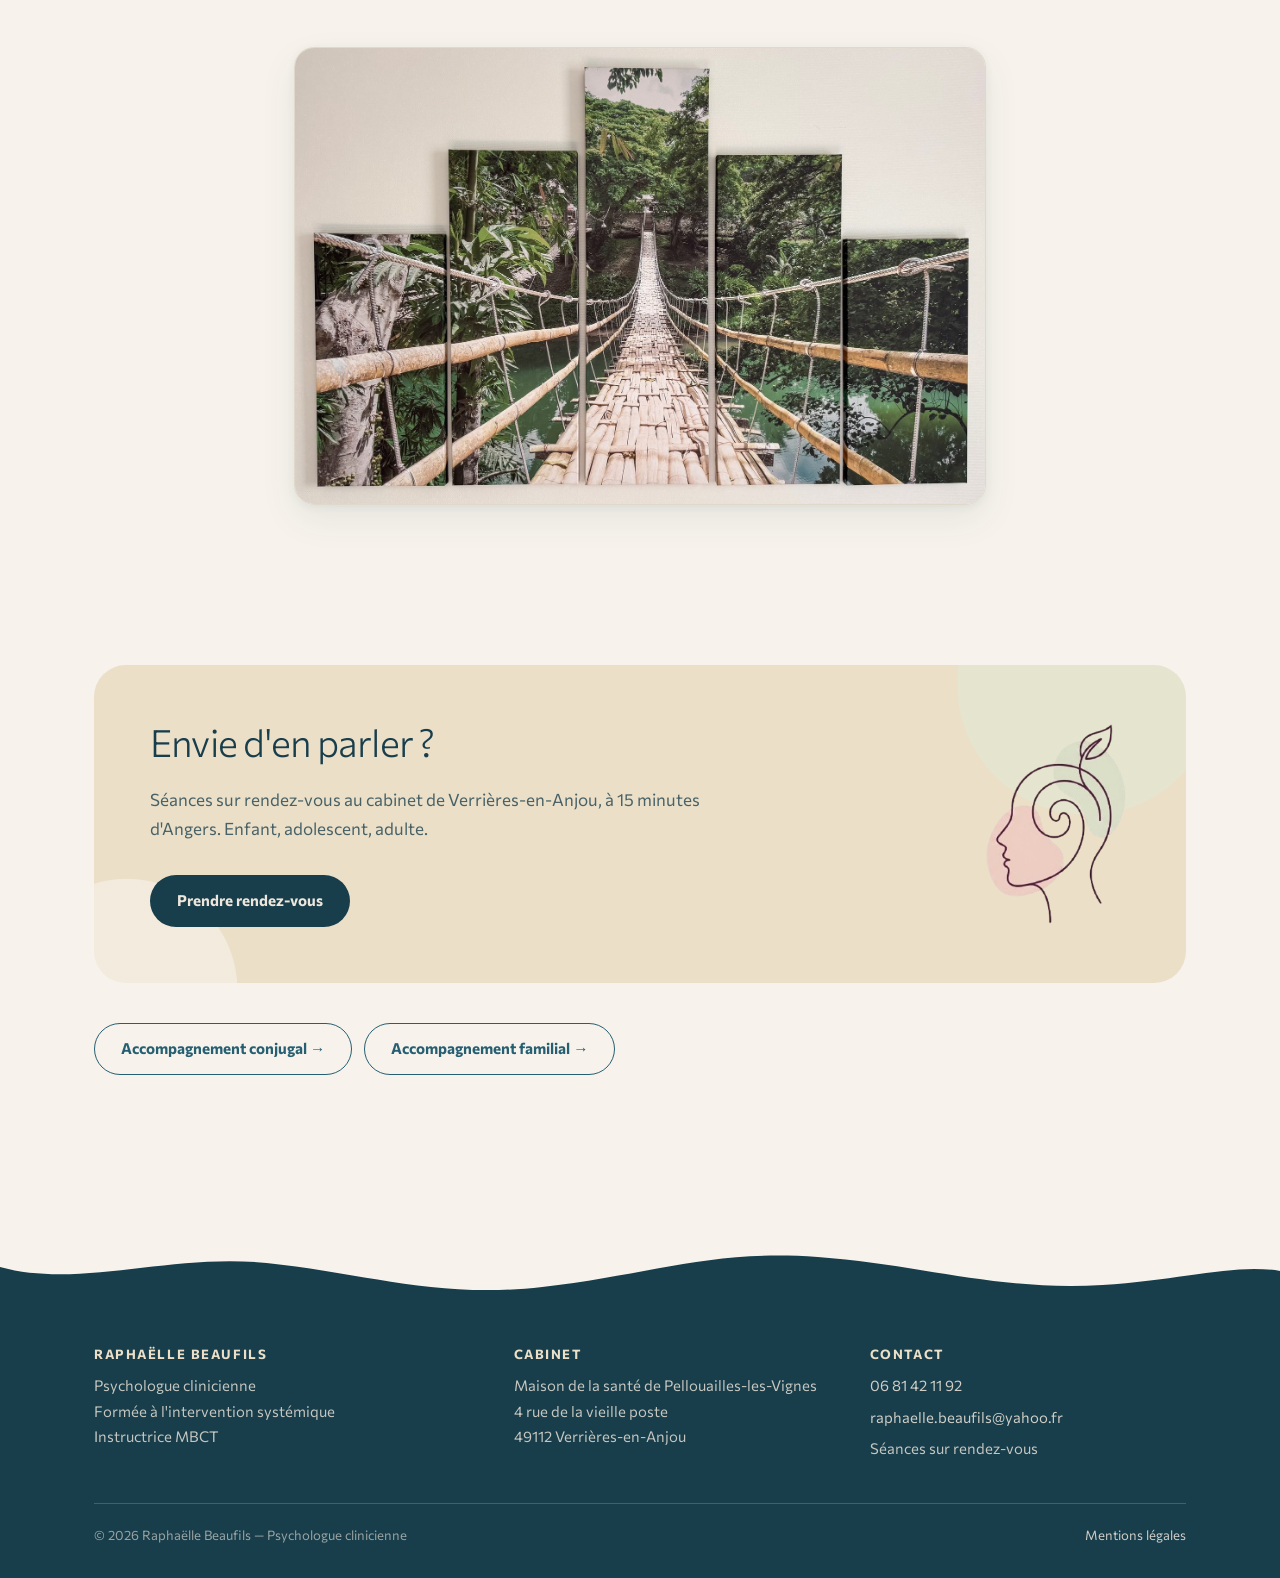
<file: site/therapie-individuelle.html>
<!DOCTYPE html>
<html lang="fr">
<head>
  <meta charset="UTF-8">
  <meta name="viewport" content="width=device-width, initial-scale=1">
  <title>Accompagnement individuel Angers | Raphaëlle Beaufils, Psychologue</title>
  <meta name="description" content="Accompagnement individuel pour enfant, adolescent ou adulte à Verrières-en-Anjou. Stress, anxiété, dépression, confiance en soi. Prenez rendez-vous.">
  <link rel="canonical" href="https://www.raphaellebeaufils.fr/therapie-individuelle.html">
  <meta property="og:type" content="website">
  <meta property="og:site_name" content="Raphaëlle Beaufils — Psychologue clinicienne">
  <meta property="og:locale" content="fr_FR">
  <meta property="og:title" content="Accompagnement individuel Angers | Raphaëlle Beaufils, Psychologue">
  <meta property="og:description" content="Accompagnement individuel pour enfant, adolescent ou adulte à Verrières-en-Anjou. Stress, anxiété, dépression, confiance en soi. Prenez rendez-vous.">
  <meta property="og:url" content="https://www.raphaellebeaufils.fr/therapie-individuelle.html">
  <meta property="og:image" content="https://www.raphaellebeaufils.fr/img/partage-cabinet.jpg">
  <meta property="og:image:width" content="1200">
  <meta property="og:image:height" content="630">
  <meta property="og:image:alt" content="Le cabinet de Raphaëlle Beaufils à Verrières-en-Anjou">
  <meta name="twitter:card" content="summary_large_image">
  <link rel="stylesheet" href="styles.css">
</head>
<body>

<header class="site-header">
  <div class="container header-inner">
    <a class="brand" href="index.html">
      <strong>Raphaëlle Beaufils</strong>
      <span>Psychologue clinicienne<span class="brand-dot"> · </span><span class="brand-place">Verrières-en-Anjou</span></span>
    </a>
    <button class="nav-toggle" aria-expanded="false" aria-controls="nav" aria-label="Menu"><span class="burger" aria-hidden="true"></span></button>
    <nav class="nav" id="nav" aria-label="Navigation principale">
      <ul>
        <li><a href="index.html">Accueil</a></li>
        <li><a href="qui-suis-je.html">Qui suis-je ?</a></li>
        <li class="has-sub">
          <a href="index.html#accompagnements">Pourquoi consulter ?</a>
          <ul class="sub">
            <li><a href="therapie-individuelle.html" aria-current="page">Accompagnement individuel</a></li>
            <li><a href="therapie-de-couple.html">Accompagnement conjugal</a></li>
            <li><a href="therapie-familiale.html">Accompagnement familial</a></li>
            <li><a href="programme-mbct-pleine-conscience.html">Programme MBCT — Pleine conscience</a></li>
          </ul>
        </li>
        <li><a href="approche-systemique.html">L'approche systémique</a></li>
        <li><a href="contact.html">Contact</a></li>
      </ul>
    </nav>
  </div>
</header>

<main>

  <section class="page-hero">
    <div class="container">
      <img class="page-hero-illus" src="img/illus-therapie-individuelle.png" alt="" aria-hidden="true">
      <h1>Accompagnement <em>individuel</em></h1>
      <p class="lead">« Qui regarde à l'extérieur rêve, qui regarde à l'intérieur s'éveille. » — C.&nbsp;G.&nbsp;Jung</p>
    </div>
  </section>

  <section class="section">
    <div class="container narrow">
      <h2>Pourquoi consulter ?</h2>
      <p>L'accompagnement individuel est un chemin précieux vers la rencontre de soi-même et la compréhension de soi. C'est un temps qui vous est entièrement consacré. Il offre un espace sécurisé pour explorer les aspects les plus profonds de votre être et surmonter les obstacles intérieurs qui peuvent entraver votre épanouissement. Il permet de prendre du recul, de mieux comprendre ce qui vous fait souffrir et de trouver de nouvelles façons de faire face aux difficultés de la vie.</p>
      <p>Au-delà de la résolution de problèmes spécifiques, il favorise une croissance personnelle, l'acceptation de soi et l'amélioration des relations avec autrui.</p>

      <h2>Il peut vous aider à</h2>
      <ul class="ring-list">
        <li>Traverser une période difficile</li>
        <li>Réduire le stress ou l'anxiété</li>
        <li>Faire face à une dépression</li>
        <li>Retrouver confiance en vous</li>
        <li>Mieux gérer vos émotions</li>
        <li>Comprendre certains schémas répétitifs dans votre vie</li>
        <li>Retrouver un meilleur équilibre personnel</li>
      </ul>

      <p>Si vous avez déjà traversé un ou plusieurs épisodes dépressifs, le <a href="programme-mbct-pleine-conscience.html">programme MBCT</a> peut vous aider à prévenir une rechute.</p>

      <h2>Pour qui ?</h2>
      <p>Pour toute personne qui souhaite mieux se comprendre, dépasser une difficulté ou engager un changement dans sa vie.</p>

      <blockquote class="pullquote">
        « Lorsque nous ne sommes plus en mesure de changer une situation (…) nous sommes mis au défi de nous changer nous-mêmes. »
        <cite>Victor Frankl</cite>
      </blockquote>

      <figure>
        <img class="photo" src="img/tableau-pont.jpg" alt="Tableau du cabinet représentant un pont suspendu dans la nature, symbole du chemin thérapeutique">
      </figure>
    </div>
  </section>

  <section class="section">
    <div class="container">
      <div class="cta-band">
        <img class="cta-illus" src="img/illus-therapie-individuelle.png" alt="" aria-hidden="true">
        <h2>Envie d'en parler ?</h2>
        <p>Séances sur rendez-vous au cabinet de Verrières-en-Anjou, à 15 minutes d'Angers. Enfant, adolescent, adulte.</p>
        <a class="btn btn-light" href="contact.html">Prendre rendez-vous</a>
      </div>
      <div class="next-links">
        <a class="btn btn-ghost" href="therapie-de-couple.html">Accompagnement conjugal →</a>
        <a class="btn btn-ghost" href="therapie-familiale.html">Accompagnement familial →</a>
      </div>
    </div>
  </section>

</main>

<footer class="site-footer">
  <div class="container">
    <div class="footer-grid">
      <div>
        <h3>Raphaëlle Beaufils</h3>
        <p>Psychologue clinicienne<br>Formée à l'intervention systémique<br>Instructrice MBCT</p>
      </div>
      <div>
        <h3>Cabinet</h3>
        <p>Maison de la santé de Pellouailles-les-Vignes<br>4 rue de la vieille poste<br>49112 Verrières-en-Anjou</p>
      </div>
      <div>
        <h3>Contact</h3>
        <ul>
          <li><a href="tel:+33681421192">06 81 42 11 92</a></li>
          <li><a href="mailto:raphaelle.beaufils@yahoo.fr">raphaelle.beaufils@yahoo.fr</a></li>
          <li>Séances sur rendez-vous</li>
        </ul>
      </div>
    </div>
    <div class="footer-bottom">
      <span>© 2026 Raphaëlle Beaufils — Psychologue clinicienne</span>
      <a href="mentions-legales.html">Mentions légales</a>
    </div>
  </div>
</footer>

<script src="nav.js"></script>
</body>
</html>
</file>
<file: site/styles.css>
/* ==========================================================================
   Raphaëlle Beaufils — Psychologue clinicienne
   Direction : éditorial chaleureux et sobre (ivoire + bleu canard profond),
   vagues organiques, images en arche, cartes teintées, illustrations au trait.
   Palette : bleu canard / bleu profond (comme les fauteuils du cabinet)
   + vert kaki et sable en accents secondaires, sur fond ivoire.
   Typo (locale, dossier typo/) : Commissioner uniquement (titres + texte),
   pas de police cursive, pas de sur-titres (hors label « Programme de groupe »).
   ========================================================================== */

/* ---- Polices locales ---- */
@font-face {
  font-family: "Commissioner";
  src: url("typo/Commissioner-ExtraLight.ttf") format("truetype");
  font-weight: 200; font-style: normal; font-display: swap;
}
@font-face {
  font-family: "Commissioner";
  src: url("typo/Commissioner-Light.ttf") format("truetype");
  font-weight: 300; font-style: normal; font-display: swap;
}
@font-face {
  font-family: "Commissioner";
  src: url("typo/Commissioner-Regular.ttf") format("truetype");
  font-weight: 400; font-style: normal; font-display: swap;
}
@font-face {
  font-family: "Commissioner";
  src: url("typo/Commissioner-Medium.ttf") format("truetype");
  font-weight: 500; font-style: normal; font-display: swap;
}
@font-face {
  font-family: "Commissioner";
  src: url("typo/Commissioner-SemiBold.ttf") format("truetype");
  font-weight: 600; font-style: normal; font-display: swap;
}
@font-face {
  font-family: "Commissioner";
  src: url("typo/Commissioner-Bold.ttf") format("truetype");
  font-weight: 700; font-style: normal; font-display: swap;
}

:root {
  /* Couleurs */
  --bg: #f7f3ec;            /* fond de page : ivoire chaud */
  --cream: #ece6db;         /* crème d'origine : aplats */
  --cream-soft: #f1ebe0;    /* sections alternées */
  --ink: #1e2c33;           /* texte : bleu-nuit très foncé */
  --ink-soft: #55666d;      /* texte secondaire */
  --blue: #265f72;          /* bleu canard : boutons, prix, titres forts */
  --blue-deep: #183d4b;     /* bleu profond (fauteuils du cabinet) : aplats, footer */
  --blue-bright: #2a7d8c;   /* accent : liens, mots accentués des titres */
  --blue-tint: #e2eef0;     /* fond léger bleu */
  --khaki: #e3e6d2;         /* vert kaki clair : cartes, respiration */
  --khaki-deep: #5a6238;    /* texte sur kaki */
  --sand: #ebdfc8;          /* sable chaud : bandeau CTA, cartes */
  --sand-soft: #f4ecdc;     /* sable très léger */
  --line: #e0d9cb;          /* filets */

  --font-display: "Commissioner", "Helvetica Neue", Arial, sans-serif;
  --font-body: "Commissioner", "Helvetica Neue", Arial, sans-serif;

  --radius: 20px;
  --radius-arch: 260px 260px 22px 22px;
  --shadow: 0 2px 8px rgba(24, 61, 75, 0.06), 0 14px 36px rgba(24, 61, 75, 0.08);

  /* Vague organique — remplie de la couleur du fond de page (#f7f3ec) */
  --wave: url("data:image/svg+xml;utf8,<svg xmlns='http://www.w3.org/2000/svg' viewBox='0 0 1440 64' preserveAspectRatio='none'><path d='M0,40 C90,18 190,54 300,44 C410,34 490,8 610,20 C730,32 800,58 920,50 C1040,42 1120,16 1240,22 C1330,27 1390,44 1440,36 L1440,64 L0,64 Z' fill='%23f7f3ec'/></svg>");
  --wave-h: 64px;
}

/* ---- Base ---- */
*, *::before, *::after { box-sizing: border-box; }
html { scroll-behavior: smooth; }
@media (prefers-reduced-motion: reduce) {
  html { scroll-behavior: auto; }
  *, *::before, *::after { transition: none !important; animation: none !important; }
}

body {
  margin: 0;
  font-family: var(--font-body);
  font-size: 1.0625rem;
  line-height: 1.7;
  color: var(--ink);
  background: var(--bg);
  -webkit-font-smoothing: antialiased;
}

img { max-width: 100%; display: block; }

h1, h2, h3 {
  font-family: var(--font-display);
  font-weight: 300;
  line-height: 1.14;
  color: var(--ink);
  margin: 0 0 0.6em;
}
h1 { font-size: clamp(2.3rem, 5vw, 3.5rem); letter-spacing: -0.02em; }
h2 { font-size: clamp(1.7rem, 3.2vw, 2.35rem); letter-spacing: -0.02em; }
h3 { font-size: 1.2rem; font-weight: 600; letter-spacing: -0.02em; }

/* Mots accentués dans les titres : bold teinté, même typo */
h1 em, h2 em, h3 em {
  font-style: normal;
  font-weight: 700;
  letter-spacing: -0.02em;
  color: var(--blue-bright);
}

p { margin: 0 0 1em; }

a { color: var(--blue-bright); text-decoration-thickness: 1px; text-underline-offset: 3px; }
a:hover { color: var(--blue-deep); }

:focus-visible {
  outline: 2px solid var(--blue-bright);
  outline-offset: 3px;
  border-radius: 4px;
}

.container { max-width: 1140px; margin-inline: auto; padding-inline: 24px; }
.narrow { max-width: 740px; }

.section { padding-block: 80px; }
.section.alt { background: var(--cream-soft); }

/* Sur-titre : petit label sobre en capitales (utilisé uniquement
   pour « Programme de groupe » sur la page MBCT) */
.eyebrow {
  display: inline-block;
  font-family: var(--font-body);
  font-size: 0.8rem;
  font-weight: 600;
  line-height: 1.3;
  letter-spacing: 0.14em;
  text-transform: uppercase;
  color: var(--blue-bright);
  margin-bottom: 14px;
}

.lead { font-size: 1.15rem; color: var(--ink-soft); }

/* ---- Header ---- */
.site-header {
  position: sticky;
  top: 0;
  z-index: 50;
  background: rgba(247, 243, 236, 0.92);
  backdrop-filter: blur(10px);
  border-bottom: 1px solid var(--line);
}
/* Le header occupe (presque) toute la largeur de l'écran,
   indépendamment de la trame centrée du contenu */
.site-header .container { max-width: 1560px; padding-inline: 32px; }
.header-inner {
  display: flex;
  align-items: center;
  justify-content: space-between;
  gap: 16px;
  padding-block: 12px;
}
.brand { text-decoration: none; color: var(--ink); line-height: 1.2; }
.brand strong {
  display: block;
  font-family: var(--font-display);
  font-weight: 600;
  font-size: 1.25rem;
  letter-spacing: -0.01em;
  line-height: 1.15;
  color: var(--blue-deep);
}
.brand span { font-size: 0.78rem; color: var(--ink-soft); letter-spacing: 0.04em; }

.nav { display: flex; align-items: center; }
.nav > ul { list-style: none; display: flex; align-items: center; gap: 2px; margin: 0; padding: 0; }
.sub { list-style: none; margin: 0; }
.nav a {
  display: block;
  padding: 8px 13px;
  border-radius: 10px;
  font-size: 0.95rem;
  font-weight: 600;
  color: var(--ink-soft);
  text-decoration: none;
  white-space: nowrap;
}
.nav a:hover { background: var(--blue-tint); color: var(--blue-deep); }
.nav a[aria-current="page"] { color: var(--blue-bright); }

.has-sub { position: relative; }
.has-sub > a::after { content: " ▾"; font-size: 0.7em; }
.sub {
  display: none;
  position: absolute;
  top: calc(100% + 6px);
  left: 0;
  min-width: 280px;
  background: #fffdf9;
  border: 1px solid var(--line);
  border-radius: 14px;
  box-shadow: var(--shadow);
  padding: 8px;
  flex-direction: column;
  gap: 0;
}
/* Pont invisible : couvre l'écart entre le lien et le sous-menu pour que
   la souris puisse descendre sans que le menu se referme */
.sub::before {
  content: "";
  position: absolute;
  left: 0;
  right: 0;
  top: -12px;
  height: 12px;
}
.sub li { width: 100%; }
.sub a { border-radius: 8px; white-space: normal; }
.has-sub:hover .sub,
.has-sub.open .sub,
.has-sub:focus-within .sub { display: flex; }

.btn {
  display: inline-block;
  padding: 12px 26px;
  border-radius: 999px;
  font-weight: 700;
  font-size: 0.95rem;
  text-decoration: none;
  border: 1.5px solid transparent;
  transition: background 0.15s ease, color 0.15s ease, border-color 0.15s ease, transform 0.15s ease;
}
.btn:hover { transform: translateY(-1px); }
.btn-primary { background: var(--blue); color: #fff; }
.btn-primary:hover { background: var(--blue-deep); color: #fff; }
.btn-ghost { border-color: var(--blue); color: var(--blue); }
.btn-ghost:hover { background: var(--blue-tint); color: var(--blue-deep); }
.btn-light { background: #fffdf9; color: var(--blue-deep); }
.btn-light:hover { background: #fff; color: var(--blue-deep); }

.photo {
  width: 100%;
  height: auto;
  border-radius: var(--radius);
  border: 1px solid var(--line);
  box-shadow: var(--shadow);
}
figure { margin: 0; }
figcaption { font-size: 0.85rem; color: var(--ink-soft); margin-top: 12px; }

.nav-toggle {
  display: none;
  align-items: center;
  justify-content: center;
  width: 44px;
  height: 42px;
  background: none;
  border: 1.5px solid var(--line);
  border-radius: 12px;
  padding: 0;
  cursor: pointer;
}
.burger,
.burger::before,
.burger::after {
  content: "";
  display: block;
  width: 20px;
  height: 2px;
  border-radius: 2px;
  background: var(--blue-deep);
  transition: transform 0.2s ease, background 0.2s ease;
}
.burger { position: relative; }
.burger::before { position: absolute; top: -6px; }
.burger::after { position: absolute; top: 6px; }
.nav-toggle[aria-expanded="true"] .burger { background: transparent; }
.nav-toggle[aria-expanded="true"] .burger::before { transform: translateY(6px) rotate(45deg); }
.nav-toggle[aria-expanded="true"] .burger::after { transform: translateY(-6px) rotate(-45deg); }

/* ---- Motif anneaux (signature) ---- */
.rings {
  position: absolute;
  pointer-events: none;
  color: var(--blue-bright);
  opacity: 0.13;
}
.rings circle { stroke-dasharray: 1 7; stroke-linecap: round; }

/* ---- Hero (accueil) : texte à gauche, vague douce à droite ---- */
.hero { position: relative; overflow: hidden; padding-block: 96px 88px; }

/* Vague bleu profond dans l'angle supérieur droit (sous le header, contre le
   bord droit de l'écran). Son bord intérieur descend en diagonale avec des
   ondulations douces, à peine plus marquées que les vagues horizontales
   des sections (--wave). */
.hero-wave {
  position: absolute;
  top: 0;
  right: 0;
  width: 40%;
  height: 70%;
  color: var(--blue-deep);
  pointer-events: none;
}
/* Bloc texte ferré à gauche, mais décalé vers le centre de la page */
.hero-text {
  position: relative;
  z-index: 1;
  max-width: min(640px, 54%);
  margin-left: clamp(0px, 8vw, 128px);
}
/* Titre sur trois lignes courtes : il reste à l'écart de la vague */
.hero-text h1 { max-width: 14em; }
.hero-text p { max-width: 60ch; }

.hero-grid {
  display: grid;
  grid-template-columns: 1.15fr 0.85fr;
  gap: 56px;
  align-items: center;
}
.hero h1 { margin-bottom: 0.4em; }
.hero .subtitle {
  font-weight: 500;
  font-size: 1.02rem;
  letter-spacing: 0.02em;
  color: var(--blue);
  margin-bottom: 1.2em;
}

/* Badges de qualification : mini-illustrations en icône */
.hero-badges {
  list-style: none;
  display: flex;
  flex-wrap: wrap;
  gap: 10px;
  padding: 0;
  margin: 0 0 1.4em;
}
.hero-badges li {
  display: inline-flex;
  align-items: center;
  gap: 10px;
  background: #fffdf9;
  border: 1px solid var(--line);
  border-radius: 999px;
  padding: 6px 18px 6px 7px;
  font-size: 0.88rem;
  font-weight: 600;
  color: var(--blue-deep);
}
.hero-badges img {
  height: 34px;
  width: 34px;
  object-fit: contain;
  background: var(--blue-tint);
  border-radius: 50%;
  padding: 4px;
}

.hero-actions { display: flex; flex-wrap: wrap; gap: 12px; margin-top: 28px; }

/* Portraits et images des sections profondes : cadre en arche */
.hero .ph-portrait,
.hero .photo,
.photo-arch,
.section-deep .photo,
.section-deep .ph {
  border-radius: var(--radius-arch);
}

/* ---- Placeholder photo ---- */
.ph {
  position: relative;
  overflow: hidden;
  border-radius: var(--radius);
  background:
    radial-gradient(circle at 50% 42%,
      transparent 0 54px, rgba(38, 95, 114, 0.12) 54px 55.5px,
      transparent 55.5px 88px, rgba(38, 95, 114, 0.10) 88px 89.5px,
      transparent 89.5px 126px, rgba(38, 95, 114, 0.08) 126px 127.5px,
      transparent 127.5px 170px, rgba(38, 95, 114, 0.06) 170px 171.5px,
      transparent 171.5px),
    var(--cream);
  display: flex;
  align-items: flex-end;
  justify-content: center;
  border: 1px solid var(--line);
}
.ph::after {
  content: attr(data-label);
  margin: 14px;
  padding: 5px 14px;
  border-radius: 999px;
  background: rgba(255, 255, 255, 0.85);
  font-size: 0.78rem;
  font-weight: 700;
  letter-spacing: 0.06em;
  color: var(--ink-soft);
}
.ph-portrait { aspect-ratio: 4 / 5; }
.ph-landscape { aspect-ratio: 16 / 10; }
.ph-wide { aspect-ratio: 21 / 9; }

/* ---- Section profonde (aplat bleu profond, bords en vague) ---- */
.section-deep {
  position: relative;
  background: var(--blue-deep);
  color: var(--cream);
  padding-block: calc(80px + var(--wave-h));
}
.section-deep::before,
.section-deep::after {
  content: "";
  position: absolute;
  left: 0;
  right: 0;
  height: var(--wave-h);
  background: var(--wave) center / 100% 100% no-repeat;
  pointer-events: none;
}
.section-deep::before { top: 0; transform: scaleY(-1); }
.section-deep::after { bottom: 0; }

.section-deep h1, .section-deep h2, .section-deep h3 { color: var(--cream); }
.section-deep h1 em, .section-deep h2 em, .section-deep h3 em { color: var(--sand); }
.section-deep p { color: rgba(240, 232, 220, 0.85); }
.section-deep a { color: var(--sand); }
.section-deep a:hover { color: #fff; }
.section-deep figcaption { color: rgba(240, 232, 220, 0.65); }
.section-deep .btn-ghost { border-color: var(--cream); color: var(--cream); }
.section-deep .btn-ghost:hover { background: rgba(240, 232, 220, 0.12); color: #fff; }
.section-deep .btn-primary { background: var(--sand); color: var(--blue-deep); }
.section-deep .btn-primary:hover { background: #fff; color: var(--blue-deep); }
.section-deep .rings { color: var(--sand); opacity: 0.15; }

/* ---- Cartes accompagnements : teintes variées ---- */
.cards {
  display: grid;
  grid-template-columns: repeat(auto-fit, minmax(230px, 1fr));
  gap: 18px;
  margin-top: 40px;
}
.card {
  display: flex;
  flex-direction: column;
  align-items: flex-start;
  background: #fffdf9;
  border: 1px solid var(--line);
  border-radius: var(--radius);
  padding: 30px 26px;
  text-decoration: none;
  color: var(--ink);
  transition: box-shadow 0.18s ease, transform 0.18s ease;
}
.card:hover {
  box-shadow: var(--shadow);
  transform: translateY(-3px);
  color: var(--ink);
}
.card-illus {
  display: block;
  height: 96px;
  width: auto;
  max-width: 100%;
  object-fit: contain;
  margin-bottom: 20px;
}
/* Sur la carte bleu profond, le trait bleu serait invisible :
   on pose l'illustration sur une pastille ivoire organique */
.cards .card:nth-child(1) .card-illus {
  background: var(--bg);
  border-radius: 58% 42% 55% 45% / 48% 55% 45% 52%;
  padding: 8px 20px;
}

.card h3 {
  font-weight: 600;
  font-size: 1.25rem;
  letter-spacing: -0.01em;
  color: var(--blue-deep);
  margin-bottom: 0.45em;
}
.card p { font-size: 0.95rem; color: var(--ink-soft); margin: 0; }
/* Titres sur deux lignes (« Accompagnement de couple ») : on réserve la hauteur
   pour que les textes des cartes restent alignés entre eux */
@media (min-width: 901px) {
  .cards .card h3 { min-height: 2.28em; }
}
.card .card-more {
  display: inline-block;
  margin-top: auto;
  padding-top: 18px;
  font-size: 0.88rem;
  font-weight: 700;
  color: var(--blue-bright);
}

/* Variantes de teinte, dans l'esprit des inspirations */
.cards .card:nth-child(1) { background: var(--blue-deep); border-color: var(--blue-deep); }
.cards .card:nth-child(1) h3 { color: #fff; }
.cards .card:nth-child(1) p { color: rgba(240, 232, 220, 0.8); }
.cards .card:nth-child(1) .card-more { color: var(--sand); }
.cards .card:nth-child(2) { background: var(--khaki); border-color: var(--khaki); }
.cards .card:nth-child(2) h3 { color: var(--khaki-deep); }
.cards .card:nth-child(2) .card-more { color: var(--khaki-deep); }
.cards .card:nth-child(3) { background: var(--sand-soft); border-color: var(--sand-soft); }

/* ---- Listes à puces (anneaux) ---- */
.ring-list { list-style: none; padding: 0; margin: 0 0 1.2em; }
.ring-list li { position: relative; padding-left: 26px; margin-bottom: 9px; }
.ring-list li::before {
  content: "";
  position: absolute;
  left: 2px;
  top: 0.52em;
  width: 9px;
  height: 9px;
  border: 2px solid var(--blue-bright);
  border-radius: 50%;
}

/* ---- Citations : centrées, comme un temps de respiration ---- */
.pullquote {
  position: relative;
  margin: 2.6em auto;
  padding: 0 12px;
  border: none;
  max-width: 36ch;
  text-align: center;
  font-family: var(--font-display);
  font-style: normal;
  font-weight: 300;
  font-size: clamp(1.25rem, 2.5vw, 1.5rem);
  line-height: 1.5;
  color: var(--blue-deep);
}
.pullquote::before {
  content: "“";
  display: block;
  font-size: 3rem;
  line-height: 0.6;
  margin-bottom: 0.25em;
  color: var(--blue-bright);
  opacity: 0.55;
}
.pullquote cite {
  display: block;
  margin-top: 14px;
  font-family: var(--font-body);
  font-style: normal;
  font-size: 0.82rem;
  font-weight: 600;
  letter-spacing: 0.12em;
  text-transform: uppercase;
  color: var(--blue-bright);
}

/* ---- En-tête de page intérieure ---- */
.page-hero {
  position: relative;
  overflow: hidden;
  padding-block: 72px calc(56px + var(--wave-h));
  background: var(--cream-soft);
}
.page-hero::after {
  content: "";
  position: absolute;
  bottom: 0;
  left: 0;
  right: 0;
  height: var(--wave-h);
  background: var(--wave) center / 100% 100% no-repeat;
  pointer-events: none;
}
.page-hero .container { position: relative; }
.page-hero h1 { max-width: 22ch; }
.page-hero .lead { max-width: 62ch; margin-bottom: 0; }

/* Illustration d'en-tête : posée à droite du titre */
.page-hero-illus {
  position: absolute;
  right: 24px;
  top: 50%;
  transform: translateY(-50%);
  height: 200px;
  width: auto;
  pointer-events: none;
}
@media (max-width: 1060px) {
  .page-hero-illus { display: none; }
}

/* ---- Bloc infos pratiques ---- */
.info-grid {
  display: grid;
  grid-template-columns: repeat(auto-fit, minmax(240px, 1fr));
  gap: 18px;
  margin-top: 32px;
}
.info-card {
  background: #fffdf9;
  border: 1px solid var(--line);
  border-radius: var(--radius);
  padding: 28px 26px;
}
.info-card h3 { color: var(--blue-deep); font-size: 1.15rem; }
.info-card p:last-child, .info-card ul:last-child { margin-bottom: 0; }

/* Variantes teintées (page Contact) */
.info-card--khaki { background: var(--khaki); border-color: var(--khaki); }
.info-card--khaki h3 { color: var(--khaki-deep); }
.info-card--deep { background: var(--blue-deep); border-color: var(--blue-deep); color: rgba(240, 232, 220, 0.85); }
.info-card--deep h3 { color: var(--sand); }
.info-card--deep a { color: #fff; }
.info-card--sand { background: var(--sand-soft); border-color: var(--sand-soft); }
.tel-big {
  font-size: 1.5rem;
  font-weight: 700;
  letter-spacing: 0.01em;
  text-decoration: none;
  white-space: nowrap;
}
.tel-big:hover { text-decoration: underline; }

/* Carte Google Maps intégrée */
.map-embed {
  display: block;
  width: 100%;
  height: 100%;
  min-height: 340px;
  border: 1px solid var(--line);
  border-radius: var(--radius);
}

/* ---- Prochaine session MBCT : bloc pleine largeur, calendrier lisible ---- */
.session-block { margin-top: 48px; }
.session-grid {
  display: grid;
  grid-template-columns: minmax(0, 1.5fr) minmax(0, 1fr);
  gap: 18px;
  align-items: stretch;
}
.session-side { display: grid; gap: 18px; grid-auto-rows: 1fr; }
.session-card { padding: 34px 32px; }
.session-card h3 { font-size: 1.4rem; margin-bottom: 0.35em; }
.session-lead { color: var(--ink-soft); margin-bottom: 1.4em; }
.schedule { margin: 0 0 1.4em; padding: 0; }
.schedule > div {
  display: grid;
  grid-template-columns: 170px 1fr;
  align-items: center;
  gap: 8px 16px;
  padding-block: 10px;
  border-top: 1px dashed var(--line);
}
.schedule > div:last-child { border-bottom: 1px dashed var(--line); }
.schedule dt { font-weight: 600; color: var(--blue-deep); }
.schedule dd {
  margin: 0;
  display: flex;
  flex-wrap: wrap;
  align-items: center;
  gap: 8px;
  color: var(--ink-soft);
  font-size: 0.95rem;
}
.day {
  display: inline-flex;
  align-items: center;
  justify-content: center;
  min-width: 38px;
  height: 38px;
  padding-inline: 8px;
  border-radius: 999px;
  background: var(--blue-tint);
  color: var(--blue-deep);
  font-weight: 700;
  font-size: 0.95rem;
}
.day--special { background: var(--sand); }
.session-place { font-size: 0.95rem; color: var(--ink-soft); margin: 0; }
.session-side .info-card p { margin-bottom: 0.6em; }
.session-side .info-card p:last-child { margin-bottom: 0; }

.pricing { list-style: none; padding: 0; margin: 0; }
.pricing li {
  display: flex;
  justify-content: space-between;
  gap: 16px;
  padding-block: 10px;
  border-bottom: 1px dashed var(--line);
}
.pricing li:last-child { border-bottom: none; }
.pricing .price { font-size: 1rem; font-weight: 600; color: var(--blue); white-space: nowrap; }
.pricing .note { display: block; font-size: 0.85rem; color: var(--ink-soft); }

/* ---- FAQ ---- */
.faq { margin-top: 24px; }
.faq details {
  background: #fffdf9;
  border: 1px solid var(--line);
  border-radius: 16px;
  margin-bottom: 12px;
  overflow: hidden;
}
.faq summary {
  cursor: pointer;
  padding: 16px 20px;
  font-weight: 700;
  color: var(--blue-deep);
  list-style: none;
  position: relative;
  padding-right: 48px;
}
.faq summary::-webkit-details-marker { display: none; }
.faq summary::after {
  content: "+";
  position: absolute;
  right: 20px;
  top: 50%;
  transform: translateY(-50%);
  font-size: 1.3rem;
  font-weight: 400;
  color: var(--blue-bright);
}
.faq details[open] summary::after { content: "–"; }
.faq details > div { padding: 0 20px 18px; color: var(--ink-soft); }
.faq details > div p:last-child { margin-bottom: 0; }

/* ---- Bandeau CTA : sable chaleureux, illustration du service à droite ---- */
.cta-band {
  position: relative;
  overflow: hidden;
  background:
    radial-gradient(circle at 91% 6%, rgba(227, 230, 210, 0.75) 0 130px, transparent 131px),
    radial-gradient(circle at 3% 102%, rgba(247, 243, 236, 0.6) 0 110px, transparent 111px),
    var(--sand);
  color: var(--blue-deep);
  border-radius: 32px;
  padding: 56px 360px 56px 56px;
  text-align: left;
}
.cta-band h2 { color: var(--blue-deep); }
.cta-band p { color: rgba(24, 61, 75, 0.78); max-width: 52ch; }
.cta-band .btn { margin-top: 14px; }
.cta-band .btn + .btn { margin-left: 8px; }
.cta-band .btn-light { background: var(--blue-deep); color: var(--cream); }
.cta-band .btn-light:hover { background: var(--blue); color: #fff; }
.cta-band .rings { opacity: 0.22; color: var(--blue); }
.cta-illus {
  position: absolute;
  right: 60px;
  top: 50%;
  transform: translateY(-50%);
  height: 200px;
  width: auto;
  pointer-events: none;
}

/* ---- Mentions légales ---- */
.legal h2 { font-size: clamp(1.35rem, 2.4vw, 1.7rem); margin-top: 2.2em; }
.legal h2:first-of-type { margin-top: 0; }
.legal-date { font-size: 0.88rem; color: var(--ink-soft); margin-bottom: 1.6em; }
.legal-id {
  margin: 0 0 1.4em;
  padding: 10px 26px;
  background: #fffdf9;
  border: 1px solid var(--line);
  border-radius: var(--radius);
}
.legal-id > div {
  display: grid;
  grid-template-columns: 200px 1fr;
  gap: 4px 20px;
  padding-block: 11px;
  border-bottom: 1px dashed var(--line);
}
.legal-id > div:last-child { border-bottom: none; }
.legal-id dt { font-weight: 600; color: var(--blue-deep); }
.legal-id dd { margin: 0; }
@media (max-width: 600px) {
  .legal-id { padding-inline: 20px; }
  .legal-id > div { grid-template-columns: 1fr; gap: 2px; }
  .schedule > div { grid-template-columns: 1fr; gap: 6px; }
}

/* ---- Navigation croisée bas de page ---- */
.next-links { display: flex; flex-wrap: wrap; gap: 12px; margin-top: 40px; }

/* ---- Footer : aplat bleu profond, bord en vague ---- */
.site-footer {
  position: relative;
  background: var(--blue-deep);
  color: rgba(240, 232, 220, 0.8);
  margin-top: 88px;
  padding-block: calc(40px + var(--wave-h)) 32px;
  font-size: 0.93rem;
}
.site-footer::before {
  content: "";
  position: absolute;
  top: 0;
  left: 0;
  right: 0;
  height: var(--wave-h);
  background: var(--wave) center / 100% 100% no-repeat;
  transform: scaleY(-1);
  pointer-events: none;
}
.footer-grid {
  display: grid;
  grid-template-columns: 1.2fr 1fr 1fr;
  gap: 40px;
  margin-bottom: 36px;
}
.site-footer h3 {
  font-size: 0.82rem;
  font-weight: 700;
  letter-spacing: 0.12em;
  text-transform: uppercase;
  color: var(--sand);
  margin-bottom: 0.9em;
}
.site-footer ul { list-style: none; padding: 0; margin: 0; }
.site-footer li { margin-bottom: 6px; }
.site-footer a { color: rgba(240, 232, 220, 0.85); text-decoration: none; }
.site-footer a:hover { color: #fff; text-decoration: underline; }
.footer-bottom {
  border-top: 1px solid rgba(240, 232, 220, 0.2);
  padding-top: 20px;
  font-size: 0.82rem;
  color: rgba(240, 232, 220, 0.6);
  display: flex;
  flex-wrap: wrap;
  justify-content: space-between;
  gap: 8px;
}

/* ---- Responsive ---- */
@media (max-width: 900px) {
  :root { --wave-h: 42px; }

  .hero-grid { grid-template-columns: 1fr; gap: 36px; }
  .hero { padding-block: 112px 56px; }
  .hero-wave { width: clamp(128px, 40vw, 340px); height: auto; }
  .hero-text { max-width: none; margin-left: 0; }
  .hero .ph-portrait, .portrait { max-width: 420px; }

  /* Typographie allégée sur mobile : titres plus petits, jamais tronqués */
  h1 { font-size: clamp(1.5rem, 6.8vw, 2.1rem); }
  .hero p { font-size: 0.98rem; }
  .footer-grid { grid-template-columns: 1fr; gap: 28px; }

  .nav-toggle { display: inline-flex; }

  /* Sous-titre du logo sur deux lignes propres, jamais tronqué */
  .brand-dot { display: none; }
  .brand-place { display: block; white-space: nowrap; }
  .nav {
    display: none;
    position: absolute;
    top: 100%;
    left: 0;
    right: 0;
    background: var(--bg);
    border-bottom: 1px solid var(--line);
    box-shadow: var(--shadow);
    padding: 12px 24px 20px;
  }
  .nav.open { display: block; }
  .nav > ul { flex-direction: column; align-items: stretch; gap: 0; }
  .nav a { padding: 11px 10px; white-space: normal; }
  .sub {
    display: flex;
    position: static;
    border: none;
    box-shadow: none;
    background: transparent;
    padding: 0 0 0 18px;
    min-width: 0;
  }
  .has-sub > a::after { content: ""; }

  .section { padding-block: 56px; }
  .session-grid { grid-template-columns: 1fr; }
  .session-side { grid-auto-rows: auto; }
  .session-card { padding: 28px 24px; }
  .section-deep { padding-block: calc(56px + var(--wave-h)); }
  .page-hero { padding-block: 52px calc(44px + var(--wave-h)); }
  .cta-band { padding: 44px 28px; text-align: center; }
  .cta-band p { margin-inline: auto; }
  .cta-illus { position: static; transform: none; height: 130px; margin: 0 auto 18px; }
  .site-footer { margin-top: 64px; }
}
</file>
